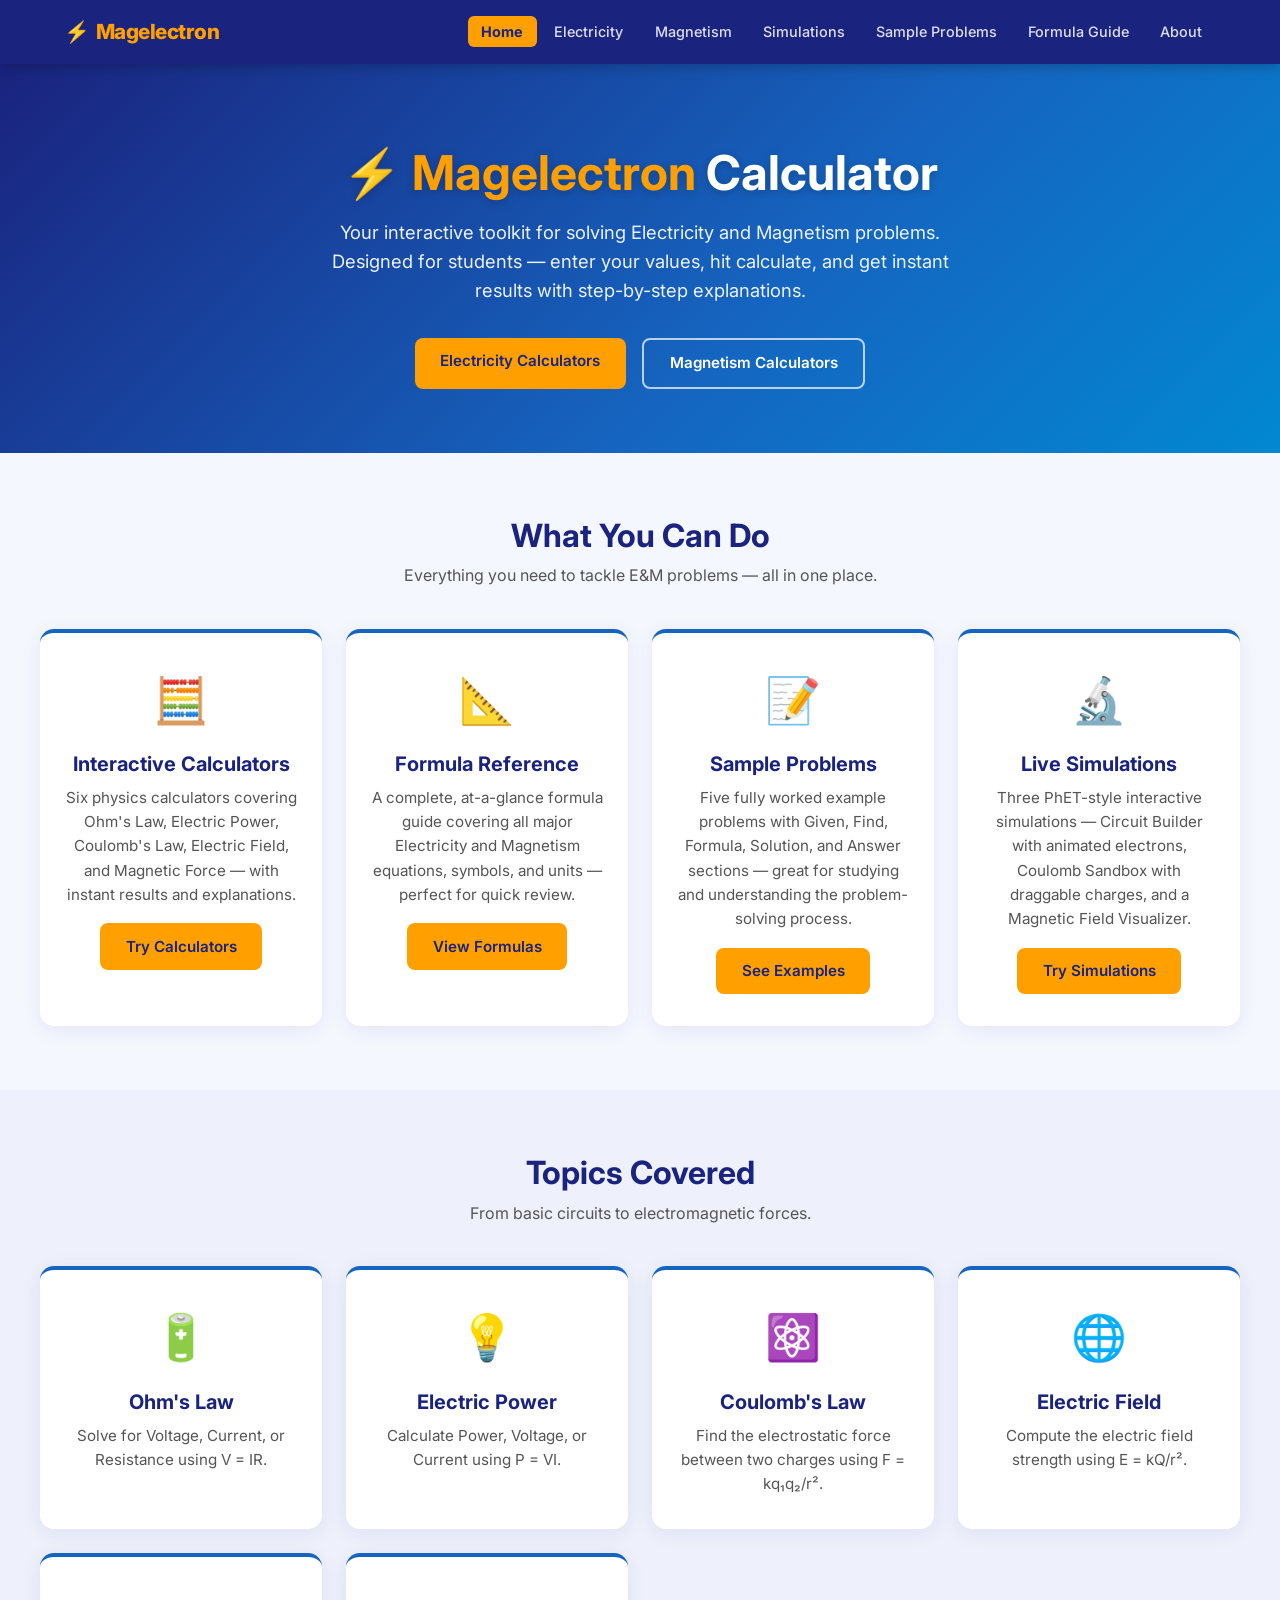
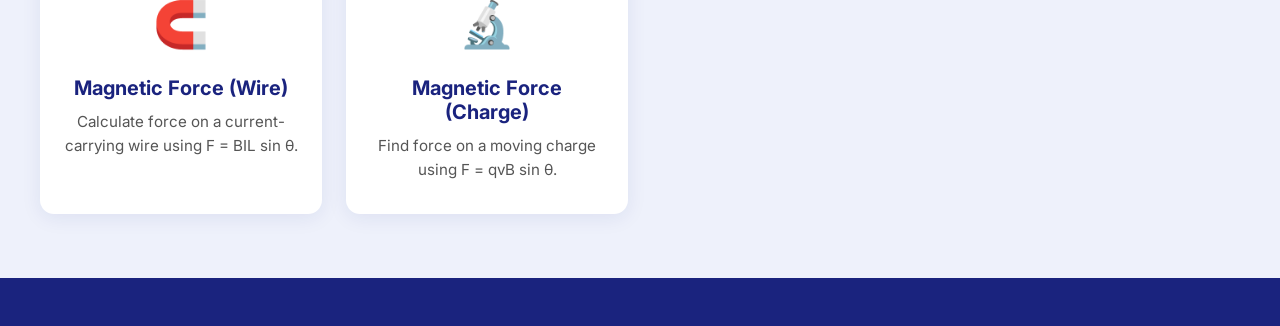
<file: index.html>
<!DOCTYPE html>
<html lang="en">
<head>
  <meta charset="UTF-8" />
  <meta name="viewport" content="width=device-width, initial-scale=1.0" />
  <meta name="description" content="ElectroMag Calculator — Interactive Electricity and Magnetism calculators for students." />
  <title>Electromagnetic Calculator — Home</title>
  <link rel="stylesheet" href="css/style.css" />
</head>
<body>

  <!-- ── Navbar ── -->
  <nav class="navbar" role="navigation" aria-label="Main navigation">
    <div class="nav-container">
      <a href="index.html" class="nav-logo">⚡ <span>Magelectron</span></a>
      <button class="hamburger" aria-label="Toggle navigation menu" aria-expanded="false">
        <span></span><span></span><span></span>
      </button>
      <ul class="nav-links" role="list">
        <li><a href="index.html" class="active" aria-current="page">Home</a></li>
        <li><a href="electricity.html">Electricity</a></li>
        <li><a href="magnetism.html">Magnetism</a></li>
        <li><a href="simulations.html">Simulations</a></li>
        <li><a href="sample-problems.html">Sample Problems</a></li>
        <li><a href="formula-guide.html">Formula Guide</a></li>
        <li><a href="about.html">About</a></li>
      </ul>
    </div>
  </nav>

  <div class="page-content">

    <!-- ── Hero ── -->
    <header class="hero" role="banner">
      <h1>⚡ <span>Magelectron</span> Calculator</h1>
      <p>
        Your interactive toolkit for solving Electricity and Magnetism problems.
        Designed for students — enter your values, hit calculate, and get instant
        results with step-by-step explanations.
      </p>
      <div class="hero-buttons">
        <a href="electricity.html" class="btn btn-primary">Electricity Calculators</a>
        <a href="magnetism.html"   class="btn btn-outline">Magnetism Calculators</a>
      </div>
    </header>

    <!-- ── Features ── -->
    <main>
      <section class="section" aria-labelledby="features-heading">
        <div class="container">
          <h2 class="section-title" id="features-heading">What You Can Do</h2>
          <p class="section-subtitle">
            Everything you need to tackle E&amp;M problems — all in one place.
          </p>
          <div class="cards-grid">

            <article class="feature-card">
              <div class="feature-icon" aria-hidden="true">🧮</div>
              <h3>Interactive Calculators</h3>
              <p>
                Six physics calculators covering Ohm's Law, Electric Power,
                Coulomb's Law, Electric Field, and Magnetic Force — with
                instant results and explanations.
              </p>
              <a href="electricity.html" class="btn btn-primary mt-2" style="display:inline-block;">Try Calculators</a>
            </article>

            <article class="feature-card">
              <div class="feature-icon" aria-hidden="true">📐</div>
              <h3>Formula Reference</h3>
              <p>
                A complete, at-a-glance formula guide covering all major
                Electricity and Magnetism equations, symbols, and units —
                perfect for quick review.
              </p>
              <a href="formula-guide.html" class="btn btn-primary mt-2" style="display:inline-block;">View Formulas</a>
            </article>

            <article class="feature-card">
              <div class="feature-icon" aria-hidden="true">📝</div>
              <h3>Sample Problems</h3>
              <p>
                Five fully worked example problems with Given, Find, Formula,
                Solution, and Answer sections — great for studying and
                understanding the problem-solving process.
              </p>
              <a href="sample-problems.html" class="btn btn-primary mt-2" style="display:inline-block;">See Examples</a>
            </article>

            <article class="feature-card">
              <div class="feature-icon" aria-hidden="true">🔬</div>
              <h3>Live Simulations</h3>
              <p>
                Three PhET-style interactive simulations — Circuit Builder with animated electrons,
                Coulomb Sandbox with draggable charges, and a Magnetic Field Visualizer.
              </p>
              <a href="simulations.html" class="btn btn-primary mt-2" style="display:inline-block;">Try Simulations</a>
            </article>

          </div>
        </div>
      </section>

      <!-- ── Quick Links ── -->
      <section class="section section-alt" aria-labelledby="topics-heading">
        <div class="container">
          <h2 class="section-title" id="topics-heading">Topics Covered</h2>
          <p class="section-subtitle">From basic circuits to electromagnetic forces.</p>
          <div class="cards-grid">

            <article class="feature-card">
              <div class="feature-icon" aria-hidden="true">🔋</div>
              <h3>Ohm's Law</h3>
              <p>Solve for Voltage, Current, or Resistance using V = IR.</p>
            </article>

            <article class="feature-card">
              <div class="feature-icon" aria-hidden="true">💡</div>
              <h3>Electric Power</h3>
              <p>Calculate Power, Voltage, or Current using P = VI.</p>
            </article>

            <article class="feature-card">
              <div class="feature-icon" aria-hidden="true">⚛️</div>
              <h3>Coulomb's Law</h3>
              <p>Find the electrostatic force between two charges using F = kq₁q₂/r².</p>
            </article>

            <article class="feature-card">
              <div class="feature-icon" aria-hidden="true">🌐</div>
              <h3>Electric Field</h3>
              <p>Compute the electric field strength using E = kQ/r².</p>
            </article>

            <article class="feature-card">
              <div class="feature-icon" aria-hidden="true">🧲</div>
              <h3>Magnetic Force (Wire)</h3>
              <p>Calculate force on a current-carrying wire using F = BIL sin θ.</p>
            </article>

            <article class="feature-card">
              <div class="feature-icon" aria-hidden="true">🔬</div>
              <h3>Magnetic Force (Charge)</h3>
              <p>Find force on a moving charge using F = qvB sin θ.</p>
            </article>

          </div>
        </div>
      </section>
    </main>

    <!-- ── Footer ── -->
    <footer role="contentinfo">
      <!-- <p>&copy; 2026 <a href="index.html">ElectroMag Calculator</a>. Built for students, by students.</p> -->
    </footer>

  </div><!-- end .page-content -->

  <script src="js/calculators.js"></script>
</body>
</html>
</file>
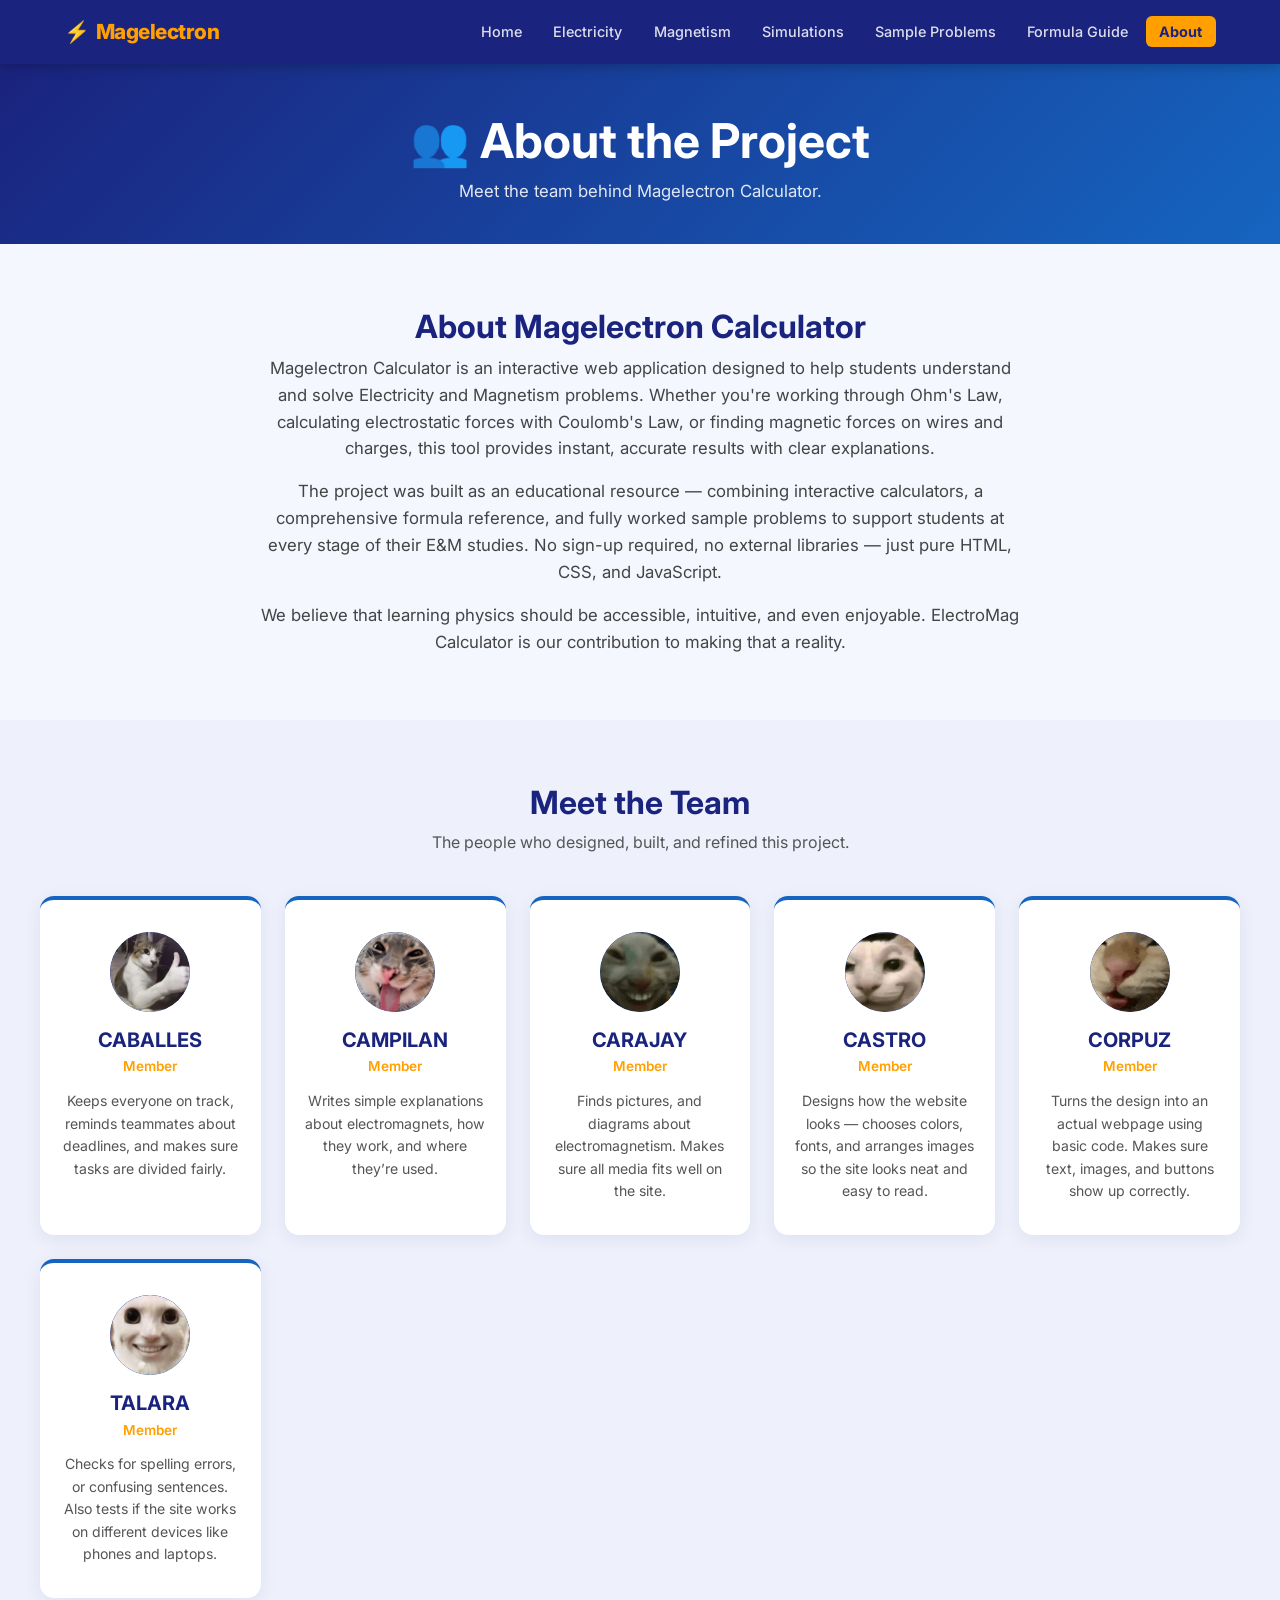
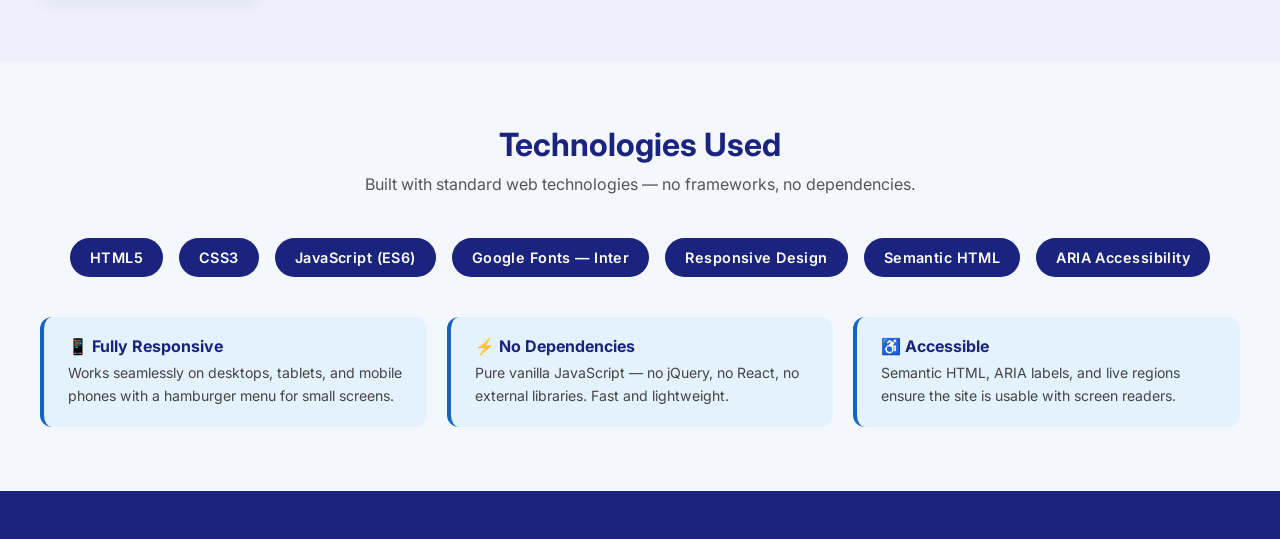
<file: about.html>
<!DOCTYPE html>
<html lang="en">
<head>
  <meta charset="UTF-8" />
  <meta name="viewport" content="width=device-width, initial-scale=1.0" />
  <meta name="description" content="About the ElectroMag Calculator project and development team." />
  <title>About — Magelectron</title>
  <link rel="stylesheet" href="css/style.css" />
</head>
<body>

  <!-- ── Navbar ── -->
  <nav class="navbar" role="navigation" aria-label="Main navigation">
    <div class="nav-container">
      <a href="index.html" class="nav-logo">⚡ <span>Magelectron</span></a>
      <button class="hamburger" aria-label="Toggle navigation menu" aria-expanded="false">
        <span></span><span></span><span></span>
      </button>
      <ul class="nav-links" role="list">
        <li><a href="index.html">Home</a></li>
        <li><a href="electricity.html">Electricity</a></li>
        <li><a href="magnetism.html">Magnetism</a></li>
        <li><a href="simulations.html">Simulations</a></li>
        <li><a href="sample-problems.html">Sample Problems</a></li>
        <li><a href="formula-guide.html">Formula Guide</a></li>
        <li><a href="about.html" class="active" aria-current="page">About</a></li>
      </ul>
    </div>
  </nav>

  <div class="page-content">

    <!-- ── Page Header ── -->
    <header class="page-header">
      <h1>👥 About the Project</h1>
      <p>Meet the team behind Magelectron Calculator.</p>
    </header>

    <main>

      <!-- ── Project Description ── -->
      <section class="section" aria-labelledby="about-heading">
        <div class="container">
          <h2 class="section-title" id="about-heading">About Magelectron Calculator</h2>

          <p class="about-description">
            Magelectron Calculator is an interactive web application designed to help students
            understand and solve Electricity and Magnetism problems. Whether you're working
            through Ohm's Law, calculating electrostatic forces with Coulomb's Law, or
            finding magnetic forces on wires and charges, this tool provides instant,
            accurate results with clear explanations.
          </p>

          <p class="about-description">
            The project was built as an educational resource — combining interactive
            calculators, a comprehensive formula reference, and fully worked sample
            problems to support students at every stage of their E&amp;M studies.
            No sign-up required, no external libraries — just pure HTML, CSS, and JavaScript.
          </p>

          <p class="about-description" style="margin-bottom:0;">
            We believe that learning physics should be accessible, intuitive, and even
            enjoyable. ElectroMag Calculator is our contribution to making that a reality.
          </p>
        </div>
      </section>

      <!-- ── Team ── -->
      <section class="section section-alt" aria-labelledby="team-heading">
        <div class="container">
          <h2 class="section-title" id="team-heading">Meet the Team</h2>
          <p class="section-subtitle">The people who designed, built, and refined this project.</p>

          <div class="team-grid">

            <article class="team-card" aria-labelledby="member1-name">
              <div class="team-avatar" aria-hidden="true"><img src="assets/caballes.png" alt="Member 1"></div>
              <h3 id="member1-name">CABALLES</h3>
              <p class="team-role">Member</p>
              <p style="font-size:0.88rem; color:#555; margin-top:0.5rem; margin-bottom:0;">
                Keeps everyone on track, reminds teammates about deadlines, and makes sure tasks are divided fairly.
              </p>
            </article>

            <article class="team-card" aria-labelledby="member2-name">
              <div class="team-avatar" aria-hidden="true"><img src="assets/campilan.png" alt="Member 2"></div>
              <h3 id="member2-name">CAMPILAN</h3>
              <p class="team-role">Member</p>
              <p style="font-size:0.88rem; color:#555; margin-top:0.5rem; margin-bottom:0;">
                Writes simple explanations about electromagnets, how they work, and where they’re used.
              </p>
            </article>

            <article class="team-card" aria-labelledby="member3-name">
              <div class="team-avatar" aria-hidden="true"><img src="assets/carajay.png" alt="Member 3"></div>
              <h3 id="member3-name">CARAJAY</h3>
              <p class="team-role">Member</p>
              <p style="font-size:0.88rem; color:#555; margin-top:0.5rem; margin-bottom:0;">
                Finds pictures, and diagrams about electromagnetism. Makes sure all media fits well on the site.
              </p>
            </article>

            <article class="team-card" aria-labelledby="member4-name">
              <div class="team-avatar" aria-hidden="true"><img src="assets/castro.png" alt="Member 4"></div>
              <h3 id="member4-name">CASTRO</h3>
              <p class="team-role">Member</p>
              <p style="font-size:0.88rem; color:#555; margin-top:0.5rem; margin-bottom:0;">
                Designs how the website looks — chooses colors, fonts, and arranges images so the site looks neat and easy to read.
              </p>
            </article>

            <article class="team-card" aria-labelledby="member5-name">
              <div class="team-avatar" aria-hidden="true"><img src="assets/corpuz.png" alt="Member 5"></div>
              <h3 id="member5-name">CORPUZ</h3>
              <p class="team-role">Member</p>
              <p style="font-size:0.88rem; color:#555; margin-top:0.5rem; margin-bottom:0;">
                Turns the design into an actual webpage using basic code. Makes sure text, images, and buttons show up correctly.
              </p>
            </article>

            <article class="team-card" aria-labelledby="member6-name">
              <div class="team-avatar" aria-hidden="true"><img src="assets/talara.png" alt="Member 6"></div>
              <h3 id="member6-name">TALARA</h3>
              <p class="team-role">Member</p>
              <p style="font-size:0.88rem; color:#555; margin-top:0.5rem; margin-bottom:0;">
                Checks for spelling errors, or confusing sentences. Also tests if the site works on different devices like phones and laptops.
              </p>
            </article>

          </div>
        </div>
      </section>

      <!-- ── Technologies ── -->
      <section class="section" aria-labelledby="tech-heading">
        <div class="container">
          <h2 class="section-title" id="tech-heading">Technologies Used</h2>
          <p class="section-subtitle">Built with standard web technologies — no frameworks, no dependencies.</p>

          <div class="tech-grid">
            <span class="tech-badge">HTML5</span>
            <span class="tech-badge">CSS3</span>
            <span class="tech-badge">JavaScript (ES6)</span>
            <span class="tech-badge">Google Fonts — Inter</span>
            <span class="tech-badge">Responsive Design</span>
            <span class="tech-badge">Semantic HTML</span>
            <span class="tech-badge">ARIA Accessibility</span>
          </div>

          <!-- Feature highlights -->
          <div style="margin-top:2.5rem; display:grid; grid-template-columns: repeat(auto-fit, minmax(220px, 1fr)); gap:1.25rem;">

            <div style="background:#e3f2fd; border-radius:12px; padding:1.25rem 1.5rem; border-left:4px solid #1565c0;">
              <h3 style="color:#1a237e; font-size:1rem; margin-bottom:0.4rem;">📱 Fully Responsive</h3>
              <p style="font-size:0.88rem; color:#444; margin-bottom:0;">
                Works seamlessly on desktops, tablets, and mobile phones with a hamburger menu for small screens.
              </p>
            </div>

            <div style="background:#e3f2fd; border-radius:12px; padding:1.25rem 1.5rem; border-left:4px solid #1565c0;">
              <h3 style="color:#1a237e; font-size:1rem; margin-bottom:0.4rem;">⚡ No Dependencies</h3>
              <p style="font-size:0.88rem; color:#444; margin-bottom:0;">
                Pure vanilla JavaScript — no jQuery, no React, no external libraries. Fast and lightweight.
              </p>
            </div>

            <div style="background:#e3f2fd; border-radius:12px; padding:1.25rem 1.5rem; border-left:4px solid #1565c0;">
              <h3 style="color:#1a237e; font-size:1rem; margin-bottom:0.4rem;">♿ Accessible</h3>
              <p style="font-size:0.88rem; color:#444; margin-bottom:0;">
                Semantic HTML, ARIA labels, and live regions ensure the site is usable with screen readers.
              </p>
            </div>

          </div>
        </div>
      </section>

    </main>

    <!-- ── Footer ── -->
    <footer role="contentinfo">
      <!-- <p>&copy; 2026 <a href="index.html">ElectroMag Calculator</a>. Built for students, by students.</p> -->
    </footer>

  </div><!-- end .page-content -->

  <script src="js/calculators.js"></script>
</body>
</html>
</file>
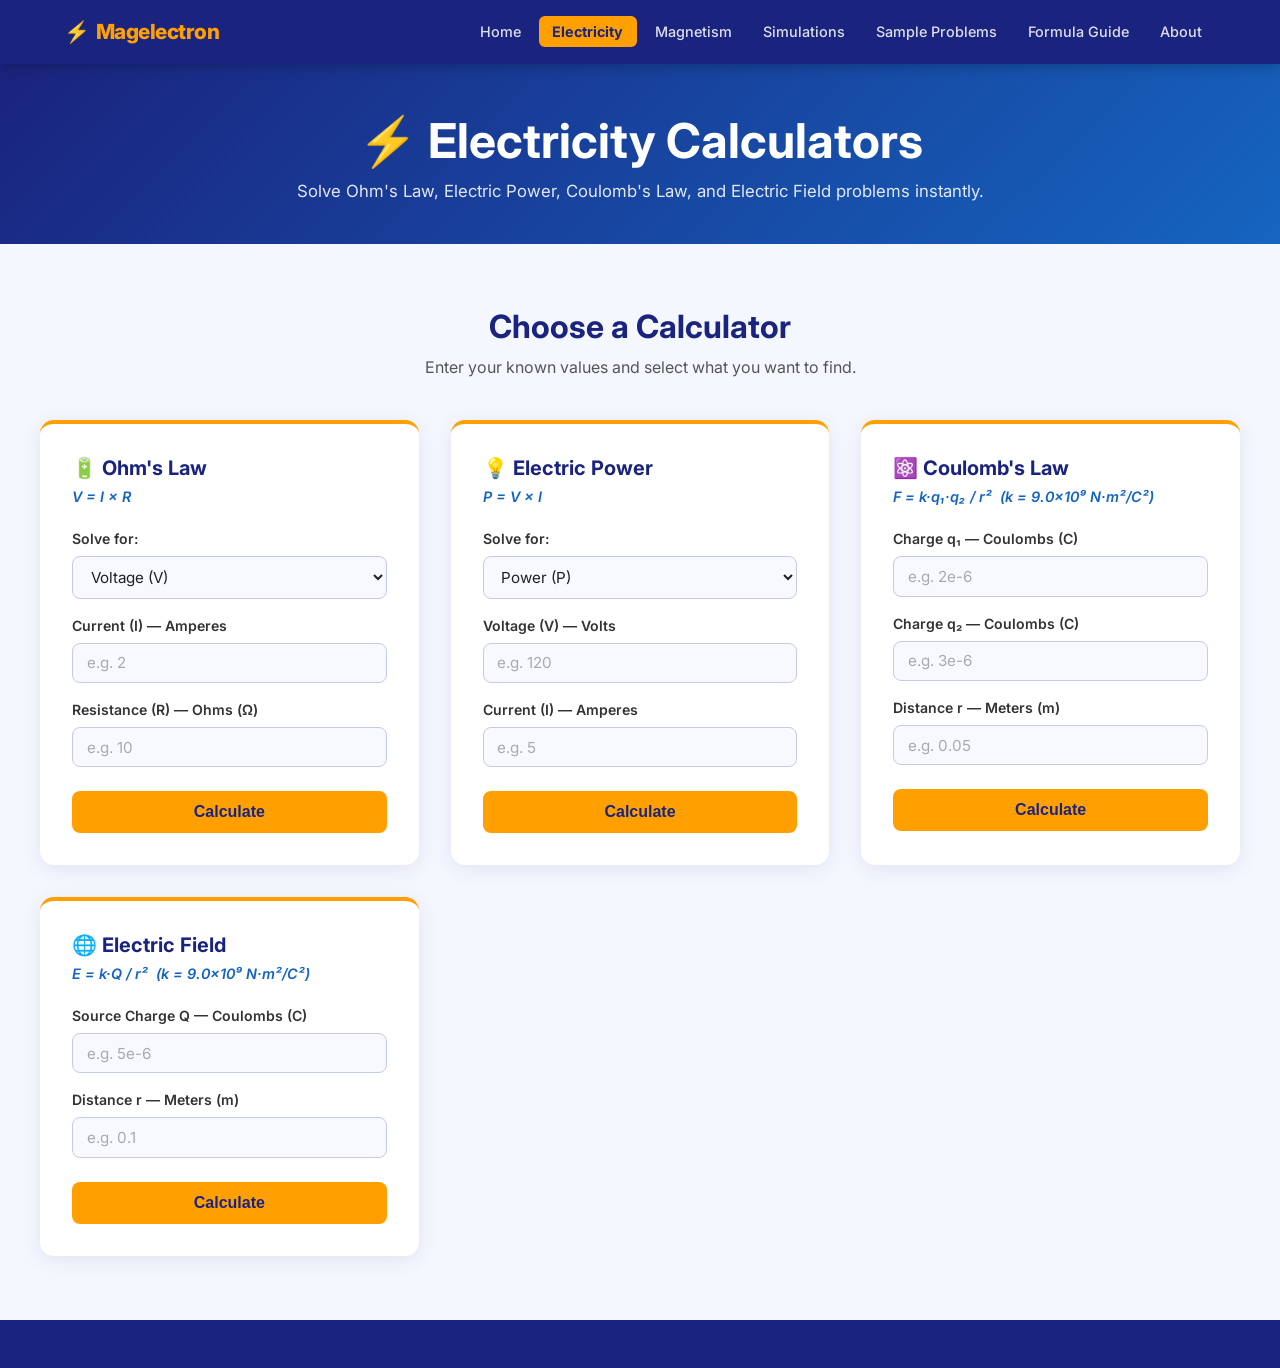
<file: electricity.html>
<!DOCTYPE html>
<html lang="en">
<head>
  <meta charset="UTF-8" />
  <meta name="viewport" content="width=device-width, initial-scale=1.0" />
  <meta name="description" content="Electricity calculators — Ohm's Law, Electric Power, Coulomb's Law, Electric Field." />
  <title>Electricity Calculators — Magelectron</title>
  <link rel="stylesheet" href="css/style.css" />
</head>
<body>

  <!-- ── Navbar ── -->
  <nav class="navbar" role="navigation" aria-label="Main navigation">
    <div class="nav-container">
      <a href="index.html" class="nav-logo">⚡ <span>Magelectron</span></a>
      <button class="hamburger" aria-label="Toggle navigation menu" aria-expanded="false">
        <span></span><span></span><span></span>
      </button>
      <ul class="nav-links" role="list">
        <li><a href="index.html">Home</a></li>
        <li><a href="electricity.html" class="active" aria-current="page">Electricity</a></li>
        <li><a href="magnetism.html">Magnetism</a></li>
        <li><a href="simulations.html">Simulations</a></li>
        <li><a href="sample-problems.html">Sample Problems</a></li>
        <li><a href="formula-guide.html">Formula Guide</a></li>
        <li><a href="about.html">About</a></li>
      </ul>
    </div>
  </nav>

  <div class="page-content">

    <!-- ── Page Header ── -->
    <header class="page-header">
      <h1>⚡ Electricity Calculators</h1>
      <p>Solve Ohm's Law, Electric Power, Coulomb's Law, and Electric Field problems instantly.</p>
    </header>

    <main>
      <section class="section" aria-labelledby="electricity-heading">
        <div class="container">
          <h2 class="section-title" id="electricity-heading">Choose a Calculator</h2>
          <p class="section-subtitle">Enter your known values and select what you want to find.</p>

          <div class="calc-grid">

            <!-- ── 1. Ohm's Law ── -->
            <article class="calc-card" aria-labelledby="ohm-heading">
              <h3 id="ohm-heading">🔋 Ohm's Law</h3>
              <p class="calc-formula">V = I × R</p>

              <div class="form-group">
                <label for="ohm-solve-for">Solve for:</label>
                <select id="ohm-solve-for" onchange="updateOhmInputs()" aria-label="Select what to solve for in Ohm's Law">
                  <option value="voltage">Voltage (V)</option>
                  <option value="current">Current (I)</option>
                  <option value="resistance">Resistance (R)</option>
                </select>
              </div>

              <!-- Voltage input -->
              <div class="form-group" id="ohm-group-v" style="display:none;">
                <label for="ohm-voltage">Voltage (V) — Volts</label>
                <input type="number" id="ohm-voltage" placeholder="e.g. 12" step="any" aria-label="Voltage in Volts" />
              </div>

              <!-- Current input -->
              <div class="form-group" id="ohm-group-i">
                <label for="ohm-current">Current (I) — Amperes</label>
                <input type="number" id="ohm-current" placeholder="e.g. 2" step="any" aria-label="Current in Amperes" />
              </div>

              <!-- Resistance input -->
              <div class="form-group" id="ohm-group-r">
                <label for="ohm-resistance">Resistance (R) — Ohms (Ω)</label>
                <input type="number" id="ohm-resistance" placeholder="e.g. 10" step="any" aria-label="Resistance in Ohms" />
              </div>

              <button class="btn-calculate" onclick="calculateOhm()" aria-label="Calculate Ohm's Law">
                Calculate
              </button>

              <div class="result-box" id="ohm-result" role="status" aria-live="polite">
                <div class="result-value"></div>
                <p class="result-explanation"></p>
              </div>
            </article>

            <!-- ── 2. Electric Power ── -->
            <article class="calc-card" aria-labelledby="power-heading">
              <h3 id="power-heading">💡 Electric Power</h3>
              <p class="calc-formula">P = V × I</p>

              <div class="form-group">
                <label for="power-solve-for">Solve for:</label>
                <select id="power-solve-for" onchange="updatePowerInputs()" aria-label="Select what to solve for in Electric Power">
                  <option value="power">Power (P)</option>
                  <option value="voltage">Voltage (V)</option>
                  <option value="current">Current (I)</option>
                </select>
              </div>

              <!-- Power input -->
              <div class="form-group" id="power-group-p" style="display:none;">
                <label for="power-power">Power (P) — Watts</label>
                <input type="number" id="power-power" placeholder="e.g. 600" step="any" aria-label="Power in Watts" />
              </div>

              <!-- Voltage input -->
              <div class="form-group" id="power-group-v">
                <label for="power-voltage">Voltage (V) — Volts</label>
                <input type="number" id="power-voltage" placeholder="e.g. 120" step="any" aria-label="Voltage in Volts" />
              </div>

              <!-- Current input -->
              <div class="form-group" id="power-group-i">
                <label for="power-current">Current (I) — Amperes</label>
                <input type="number" id="power-current" placeholder="e.g. 5" step="any" aria-label="Current in Amperes" />
              </div>

              <button class="btn-calculate" onclick="calculatePower()" aria-label="Calculate Electric Power">
                Calculate
              </button>

              <div class="result-box" id="power-result" role="status" aria-live="polite">
                <div class="result-value"></div>
                <p class="result-explanation"></p>
              </div>
            </article>

            <!-- ── 3. Coulomb's Law ── -->
            <article class="calc-card" aria-labelledby="coulomb-heading">
              <h3 id="coulomb-heading">⚛️ Coulomb's Law</h3>
              <p class="calc-formula">F = k·q₁·q₂ / r² &nbsp;(k = 9.0×10⁹ N·m²/C²)</p>

              <div class="form-group">
                <label for="coulomb-q1">Charge q₁ — Coulombs (C)</label>
                <input type="number" id="coulomb-q1" placeholder="e.g. 2e-6" step="any" aria-label="Charge q1 in Coulombs" />
              </div>

              <div class="form-group">
                <label for="coulomb-q2">Charge q₂ — Coulombs (C)</label>
                <input type="number" id="coulomb-q2" placeholder="e.g. 3e-6" step="any" aria-label="Charge q2 in Coulombs" />
              </div>

              <div class="form-group">
                <label for="coulomb-r">Distance r — Meters (m)</label>
                <input type="number" id="coulomb-r" placeholder="e.g. 0.05" step="any" aria-label="Distance r in Meters" />
              </div>

              <button class="btn-calculate" onclick="calculateCoulomb()" aria-label="Calculate Coulomb's Law">
                Calculate
              </button>

              <div class="result-box" id="coulomb-result" role="status" aria-live="polite">
                <div class="result-value"></div>
                <p class="result-explanation"></p>
              </div>
            </article>

            <!-- ── 4. Electric Field ── -->
            <article class="calc-card" aria-labelledby="efield-heading">
              <h3 id="efield-heading">🌐 Electric Field</h3>
              <p class="calc-formula">E = k·Q / r² &nbsp;(k = 9.0×10⁹ N·m²/C²)</p>

              <div class="form-group">
                <label for="efield-Q">Source Charge Q — Coulombs (C)</label>
                <input type="number" id="efield-Q" placeholder="e.g. 5e-6" step="any" aria-label="Source charge Q in Coulombs" />
              </div>

              <div class="form-group">
                <label for="efield-r">Distance r — Meters (m)</label>
                <input type="number" id="efield-r" placeholder="e.g. 0.1" step="any" aria-label="Distance r in Meters" />
              </div>

              <button class="btn-calculate" onclick="calculateElectricField()" aria-label="Calculate Electric Field">
                Calculate
              </button>

              <div class="result-box" id="efield-result" role="status" aria-live="polite">
                <div class="result-value"></div>
                <p class="result-explanation"></p>
              </div>
            </article>

          </div><!-- end .calc-grid -->
        </div>
      </section>
    </main>

    <!-- ── Footer ── -->
    <footer role="contentinfo">
      <!-- <p>&copy; 2026 <a href="index.html">ElectroMag Calculator</a>. Built for students, by students.</p> -->
    </footer>

  </div><!-- end .page-content -->

  <script src="js/calculators.js"></script>
</body>
</html>
</file>
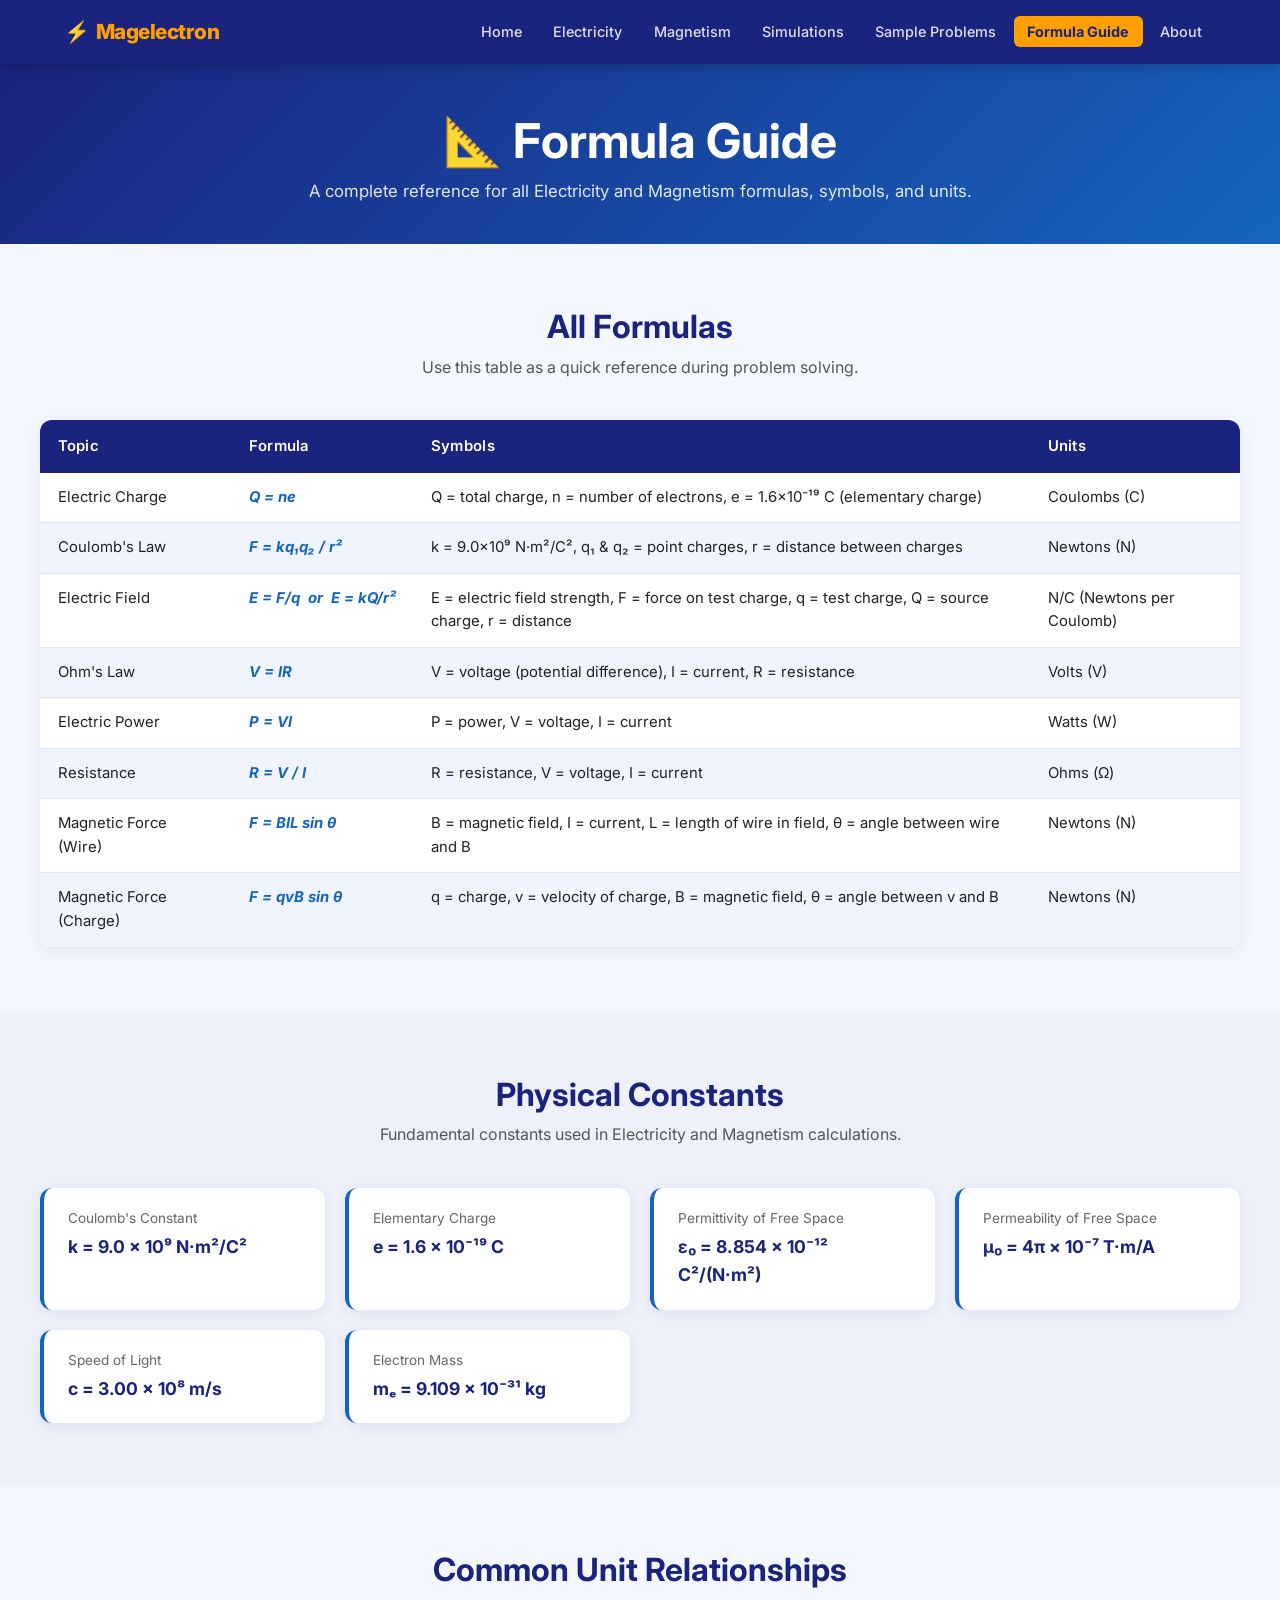
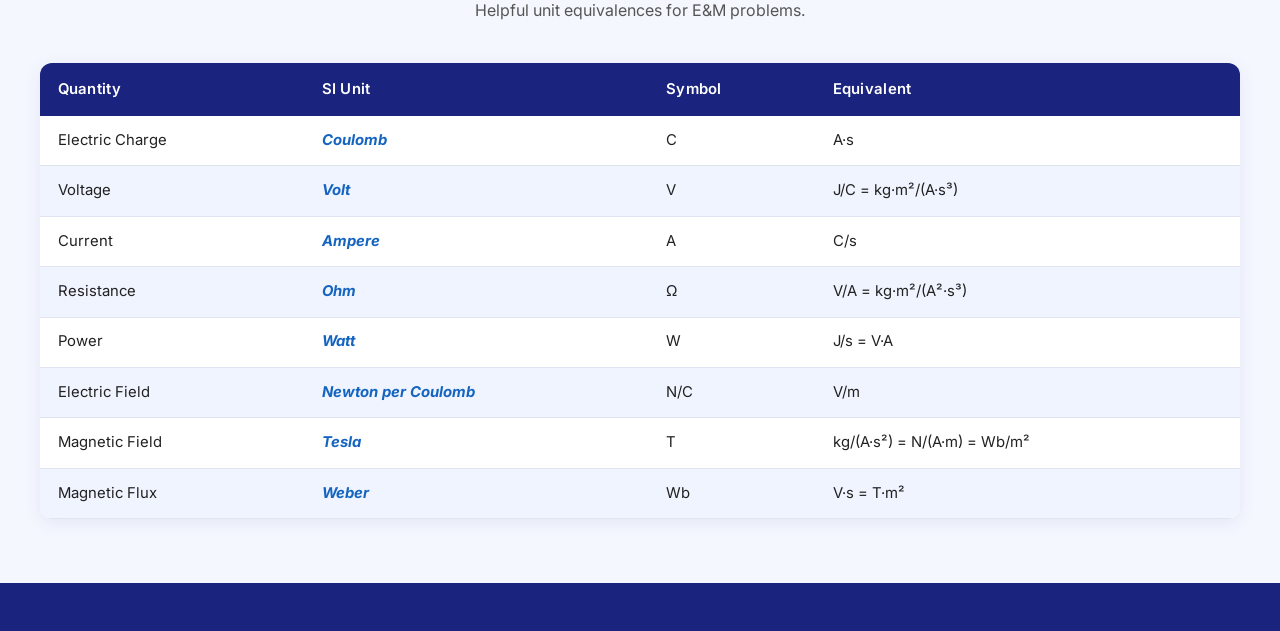
<file: formula-guide.html>
<!DOCTYPE html>
<html lang="en">
<head>
  <meta charset="UTF-8" />
  <meta name="viewport" content="width=device-width, initial-scale=1.0" />
  <meta name="description" content="Complete Electricity and Magnetism formula reference guide with symbols, units, and constants." />
  <title>Formula Guide — Magelectron</title>
  <link rel="stylesheet" href="css/style.css" />
</head>
<body>

  <!-- ── Navbar ── -->
  <nav class="navbar" role="navigation" aria-label="Main navigation">
    <div class="nav-container">
      <a href="index.html" class="nav-logo">⚡ <span>Magelectron</span></a>
      <button class="hamburger" aria-label="Toggle navigation menu" aria-expanded="false">
        <span></span><span></span><span></span>
      </button>
      <ul class="nav-links" role="list">
        <li><a href="index.html">Home</a></li>
        <li><a href="electricity.html">Electricity</a></li>
        <li><a href="magnetism.html">Magnetism</a></li>
        <li><a href="simulations.html">Simulations</a></li>
        <li><a href="sample-problems.html">Sample Problems</a></li>
        <li><a href="formula-guide.html" class="active" aria-current="page">Formula Guide</a></li>
        <li><a href="about.html">About</a></li>
      </ul>
    </div>
  </nav>

  <div class="page-content">

    <!-- ── Page Header ── -->
    <header class="page-header">
      <h1>📐 Formula Guide</h1>
      <p>A complete reference for all Electricity and Magnetism formulas, symbols, and units.</p>
    </header>

    <main>

      <!-- ── Formula Table ── -->
      <section class="section" aria-labelledby="formulas-heading">
        <div class="container">
          <h2 class="section-title" id="formulas-heading">All Formulas</h2>
          <p class="section-subtitle">Use this table as a quick reference during problem solving.</p>

          <div class="formula-table-wrapper">
            <table class="formula-table" aria-label="Electricity and Magnetism formulas">
              <thead>
                <tr>
                  <th scope="col">Topic</th>
                  <th scope="col">Formula</th>
                  <th scope="col">Symbols</th>
                  <th scope="col">Units</th>
                </tr>
              </thead>
              <tbody>
                <tr>
                  <td>Electric Charge</td>
                  <td>Q = ne</td>
                  <td>Q = total charge, n = number of electrons, e = 1.6×10⁻¹⁹ C (elementary charge)</td>
                  <td>Coulombs (C)</td>
                </tr>
                <tr>
                  <td>Coulomb's Law</td>
                  <td>F = kq₁q₂ / r²</td>
                  <td>k = 9.0×10⁹ N·m²/C², q₁ &amp; q₂ = point charges, r = distance between charges</td>
                  <td>Newtons (N)</td>
                </tr>
                <tr>
                  <td>Electric Field</td>
                  <td>E = F/q &nbsp;or&nbsp; E = kQ/r²</td>
                  <td>E = electric field strength, F = force on test charge, q = test charge, Q = source charge, r = distance</td>
                  <td>N/C (Newtons per Coulomb)</td>
                </tr>
                <tr>
                  <td>Ohm's Law</td>
                  <td>V = IR</td>
                  <td>V = voltage (potential difference), I = current, R = resistance</td>
                  <td>Volts (V)</td>
                </tr>
                <tr>
                  <td>Electric Power</td>
                  <td>P = VI</td>
                  <td>P = power, V = voltage, I = current</td>
                  <td>Watts (W)</td>
                </tr>
                <tr>
                  <td>Resistance</td>
                  <td>R = V / I</td>
                  <td>R = resistance, V = voltage, I = current</td>
                  <td>Ohms (Ω)</td>
                </tr>
                <tr>
                  <td>Magnetic Force (Wire)</td>
                  <td>F = BIL sin θ</td>
                  <td>B = magnetic field, I = current, L = length of wire in field, θ = angle between wire and B</td>
                  <td>Newtons (N)</td>
                </tr>
                <tr>
                  <td>Magnetic Force (Charge)</td>
                  <td>F = qvB sin θ</td>
                  <td>q = charge, v = velocity of charge, B = magnetic field, θ = angle between v and B</td>
                  <td>Newtons (N)</td>
                </tr>
              </tbody>
            </table>
          </div>
        </div>
      </section>

      <!-- ── Constants ── -->
      <section class="section section-alt" aria-labelledby="constants-heading">
        <div class="container">
          <h2 class="section-title" id="constants-heading">Physical Constants</h2>
          <p class="section-subtitle">Fundamental constants used in Electricity and Magnetism calculations.</p>

          <div class="constants-grid">

            <div class="constant-card">
              <div class="constant-name">Coulomb's Constant</div>
              <div class="constant-value">k = 9.0 × 10⁹ N·m²/C²</div>
            </div>

            <div class="constant-card">
              <div class="constant-name">Elementary Charge</div>
              <div class="constant-value">e = 1.6 × 10⁻¹⁹ C</div>
            </div>

            <div class="constant-card">
              <div class="constant-name">Permittivity of Free Space</div>
              <div class="constant-value">ε₀ = 8.854 × 10⁻¹² C²/(N·m²)</div>
            </div>

            <div class="constant-card">
              <div class="constant-name">Permeability of Free Space</div>
              <div class="constant-value">μ₀ = 4π × 10⁻⁷ T·m/A</div>
            </div>

            <div class="constant-card">
              <div class="constant-name">Speed of Light</div>
              <div class="constant-value">c = 3.00 × 10⁸ m/s</div>
            </div>

            <div class="constant-card">
              <div class="constant-name">Electron Mass</div>
              <div class="constant-value">mₑ = 9.109 × 10⁻³¹ kg</div>
            </div>

          </div>
        </div>
      </section>

      <!-- ── Unit Conversions ── -->
      <section class="section" aria-labelledby="units-heading">
        <div class="container">
          <h2 class="section-title" id="units-heading">Common Unit Relationships</h2>
          <p class="section-subtitle">Helpful unit equivalences for E&amp;M problems.</p>

          <div class="formula-table-wrapper">
            <table class="formula-table" aria-label="Unit relationships">
              <thead>
                <tr>
                  <th scope="col">Quantity</th>
                  <th scope="col">SI Unit</th>
                  <th scope="col">Symbol</th>
                  <th scope="col">Equivalent</th>
                </tr>
              </thead>
              <tbody>
                <tr>
                  <td>Electric Charge</td>
                  <td>Coulomb</td>
                  <td>C</td>
                  <td>A·s</td>
                </tr>
                <tr>
                  <td>Voltage</td>
                  <td>Volt</td>
                  <td>V</td>
                  <td>J/C = kg·m²/(A·s³)</td>
                </tr>
                <tr>
                  <td>Current</td>
                  <td>Ampere</td>
                  <td>A</td>
                  <td>C/s</td>
                </tr>
                <tr>
                  <td>Resistance</td>
                  <td>Ohm</td>
                  <td>Ω</td>
                  <td>V/A = kg·m²/(A²·s³)</td>
                </tr>
                <tr>
                  <td>Power</td>
                  <td>Watt</td>
                  <td>W</td>
                  <td>J/s = V·A</td>
                </tr>
                <tr>
                  <td>Electric Field</td>
                  <td>Newton per Coulomb</td>
                  <td>N/C</td>
                  <td>V/m</td>
                </tr>
                <tr>
                  <td>Magnetic Field</td>
                  <td>Tesla</td>
                  <td>T</td>
                  <td>kg/(A·s²) = N/(A·m) = Wb/m²</td>
                </tr>
                <tr>
                  <td>Magnetic Flux</td>
                  <td>Weber</td>
                  <td>Wb</td>
                  <td>V·s = T·m²</td>
                </tr>
              </tbody>
            </table>
          </div>
        </div>
      </section>

    </main>

    <!-- ── Footer ── -->
    <footer role="contentinfo">
      <!-- <p>&copy; 2026 <a href="index.html">ElectroMag Calculator</a>. Built for students, by students.</p> -->
    </footer>

  </div><!-- end .page-content -->

  <script src="js/calculators.js"></script>
</body>
</html>
</file>
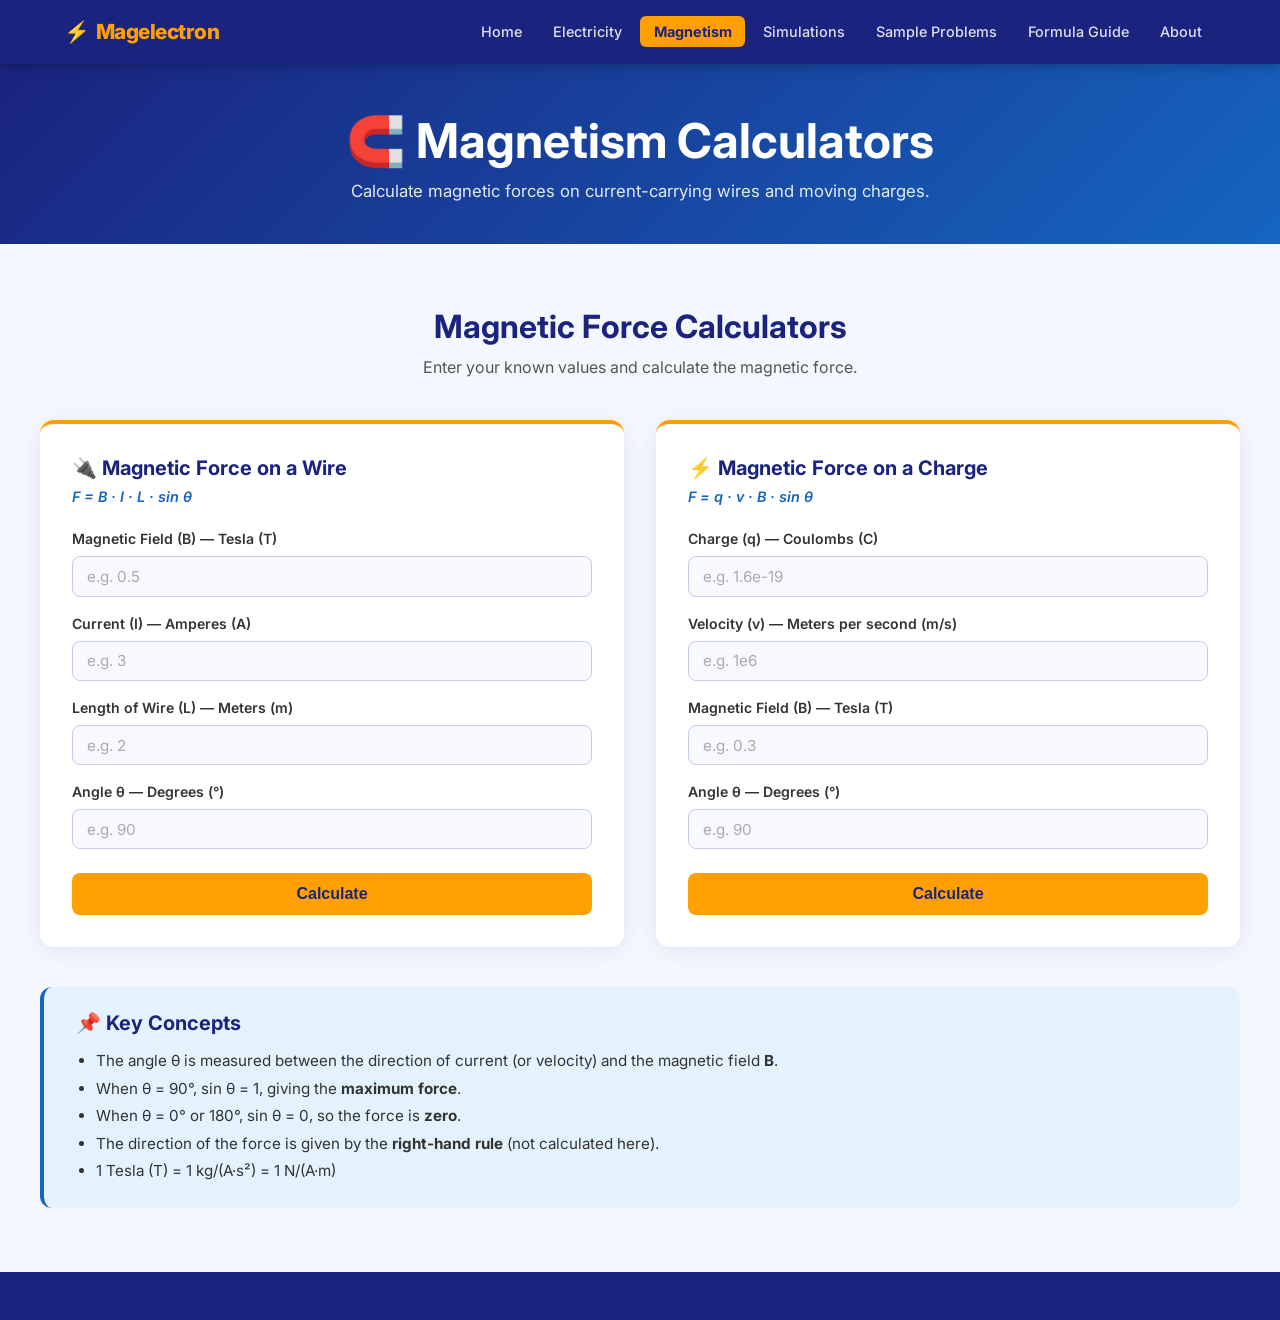
<file: magnetism.html>
<!DOCTYPE html>
<html lang="en">
<head>
  <meta charset="UTF-8" />
  <meta name="viewport" content="width=device-width, initial-scale=1.0" />
  <meta name="description" content="Magnetism calculators — Magnetic Force on a Wire and Magnetic Force on a Charge." />
  <title>Magnetism Calculators — Magelectron</title>
  <link rel="stylesheet" href="css/style.css" />
</head>
<body>

  <!-- ── Navbar ── -->
  <nav class="navbar" role="navigation" aria-label="Main navigation">
    <div class="nav-container">
      <a href="index.html" class="nav-logo">⚡ <span>Magelectron</span></a>
      <button class="hamburger" aria-label="Toggle navigation menu" aria-expanded="false">
        <span></span><span></span><span></span>
      </button>
      <ul class="nav-links" role="list">
        <li><a href="index.html">Home</a></li>
        <li><a href="electricity.html">Electricity</a></li>
        <li><a href="magnetism.html" class="active" aria-current="page">Magnetism</a></li>
        <li><a href="simulations.html">Simulations</a></li>
        <li><a href="sample-problems.html">Sample Problems</a></li>
        <li><a href="formula-guide.html">Formula Guide</a></li>
        <li><a href="about.html">About</a></li>
      </ul>
    </div>
  </nav>

  <div class="page-content">

    <!-- ── Page Header ── -->
    <header class="page-header">
      <h1>🧲 Magnetism Calculators</h1>
      <p>Calculate magnetic forces on current-carrying wires and moving charges.</p>
    </header>

    <main>
      <section class="section" aria-labelledby="magnetism-heading">
        <div class="container">
          <h2 class="section-title" id="magnetism-heading">Magnetic Force Calculators</h2>
          <p class="section-subtitle">Enter your known values and calculate the magnetic force.</p>

          <div class="calc-grid">

            <!-- ── 1. Magnetic Force on a Wire ── -->
            <article class="calc-card" aria-labelledby="wire-heading">
              <h3 id="wire-heading">🔌 Magnetic Force on a Wire</h3>
              <p class="calc-formula">F = B · I · L · sin θ</p>

              <div class="form-group">
                <label for="wire-B">Magnetic Field (B) — Tesla (T)</label>
                <input type="number" id="wire-B" placeholder="e.g. 0.5" step="any" aria-label="Magnetic field B in Tesla" />
              </div>

              <div class="form-group">
                <label for="wire-I">Current (I) — Amperes (A)</label>
                <input type="number" id="wire-I" placeholder="e.g. 3" step="any" aria-label="Current I in Amperes" />
              </div>

              <div class="form-group">
                <label for="wire-L">Length of Wire (L) — Meters (m)</label>
                <input type="number" id="wire-L" placeholder="e.g. 2" step="any" aria-label="Length of wire L in Meters" />
              </div>

              <div class="form-group">
                <label for="wire-theta">Angle θ — Degrees (°)</label>
                <input type="number" id="wire-theta" placeholder="e.g. 90" step="any" aria-label="Angle theta in degrees" />
              </div>

              <button class="btn-calculate" onclick="calculateMagneticForceWire()" aria-label="Calculate magnetic force on wire">
                Calculate
              </button>

              <div class="result-box" id="wire-result" role="status" aria-live="polite">
                <div class="result-value"></div>
                <p class="result-explanation"></p>
              </div>
            </article>

            <!-- ── 2. Magnetic Force on a Charge ── -->
            <article class="calc-card" aria-labelledby="charge-heading">
              <h3 id="charge-heading">⚡ Magnetic Force on a Charge</h3>
              <p class="calc-formula">F = q · v · B · sin θ</p>

              <div class="form-group">
                <label for="charge-q">Charge (q) — Coulombs (C)</label>
                <input type="number" id="charge-q" placeholder="e.g. 1.6e-19" step="any" aria-label="Charge q in Coulombs" />
              </div>

              <div class="form-group">
                <label for="charge-v">Velocity (v) — Meters per second (m/s)</label>
                <input type="number" id="charge-v" placeholder="e.g. 1e6" step="any" aria-label="Velocity v in meters per second" />
              </div>

              <div class="form-group">
                <label for="charge-B">Magnetic Field (B) — Tesla (T)</label>
                <input type="number" id="charge-B" placeholder="e.g. 0.3" step="any" aria-label="Magnetic field B in Tesla" />
              </div>

              <div class="form-group">
                <label for="charge-theta">Angle θ — Degrees (°)</label>
                <input type="number" id="charge-theta" placeholder="e.g. 90" step="any" aria-label="Angle theta in degrees" />
              </div>

              <button class="btn-calculate" onclick="calculateMagneticForceCharge()" aria-label="Calculate magnetic force on charge">
                Calculate
              </button>

              <div class="result-box" id="charge-result" role="status" aria-live="polite">
                <div class="result-value"></div>
                <p class="result-explanation"></p>
              </div>
            </article>

          </div><!-- end .calc-grid -->

          <!-- ── Info Box ── -->
          <div style="margin-top:2.5rem; background:#e3f2fd; border-radius:12px; padding:1.5rem 2rem; border-left:4px solid #1565c0;">
            <h3 style="color:#1a237e; margin-bottom:0.75rem;">📌 Key Concepts</h3>
            <ul style="list-style:disc; padding-left:1.25rem; color:#333; font-size:0.95rem; line-height:1.8;">
              <li>The angle θ is measured between the direction of current (or velocity) and the magnetic field <strong>B</strong>.</li>
              <li>When θ = 90°, sin θ = 1, giving the <strong>maximum force</strong>.</li>
              <li>When θ = 0° or 180°, sin θ = 0, so the force is <strong>zero</strong>.</li>
              <li>The direction of the force is given by the <strong>right-hand rule</strong> (not calculated here).</li>
              <li>1 Tesla (T) = 1 kg/(A·s²) = 1 N/(A·m)</li>
            </ul>
          </div>

        </div>
      </section>
    </main>

    <!-- ── Footer ── -->
    <footer role="contentinfo">
      <!-- <p>&copy; 2026 <a href="index.html">ElectroMag Calculator</a>. Built for students, by students.</p> -->
    </footer>

  </div><!-- end .page-content -->

  <script src="js/calculators.js"></script>
</body>
</html>
</file>
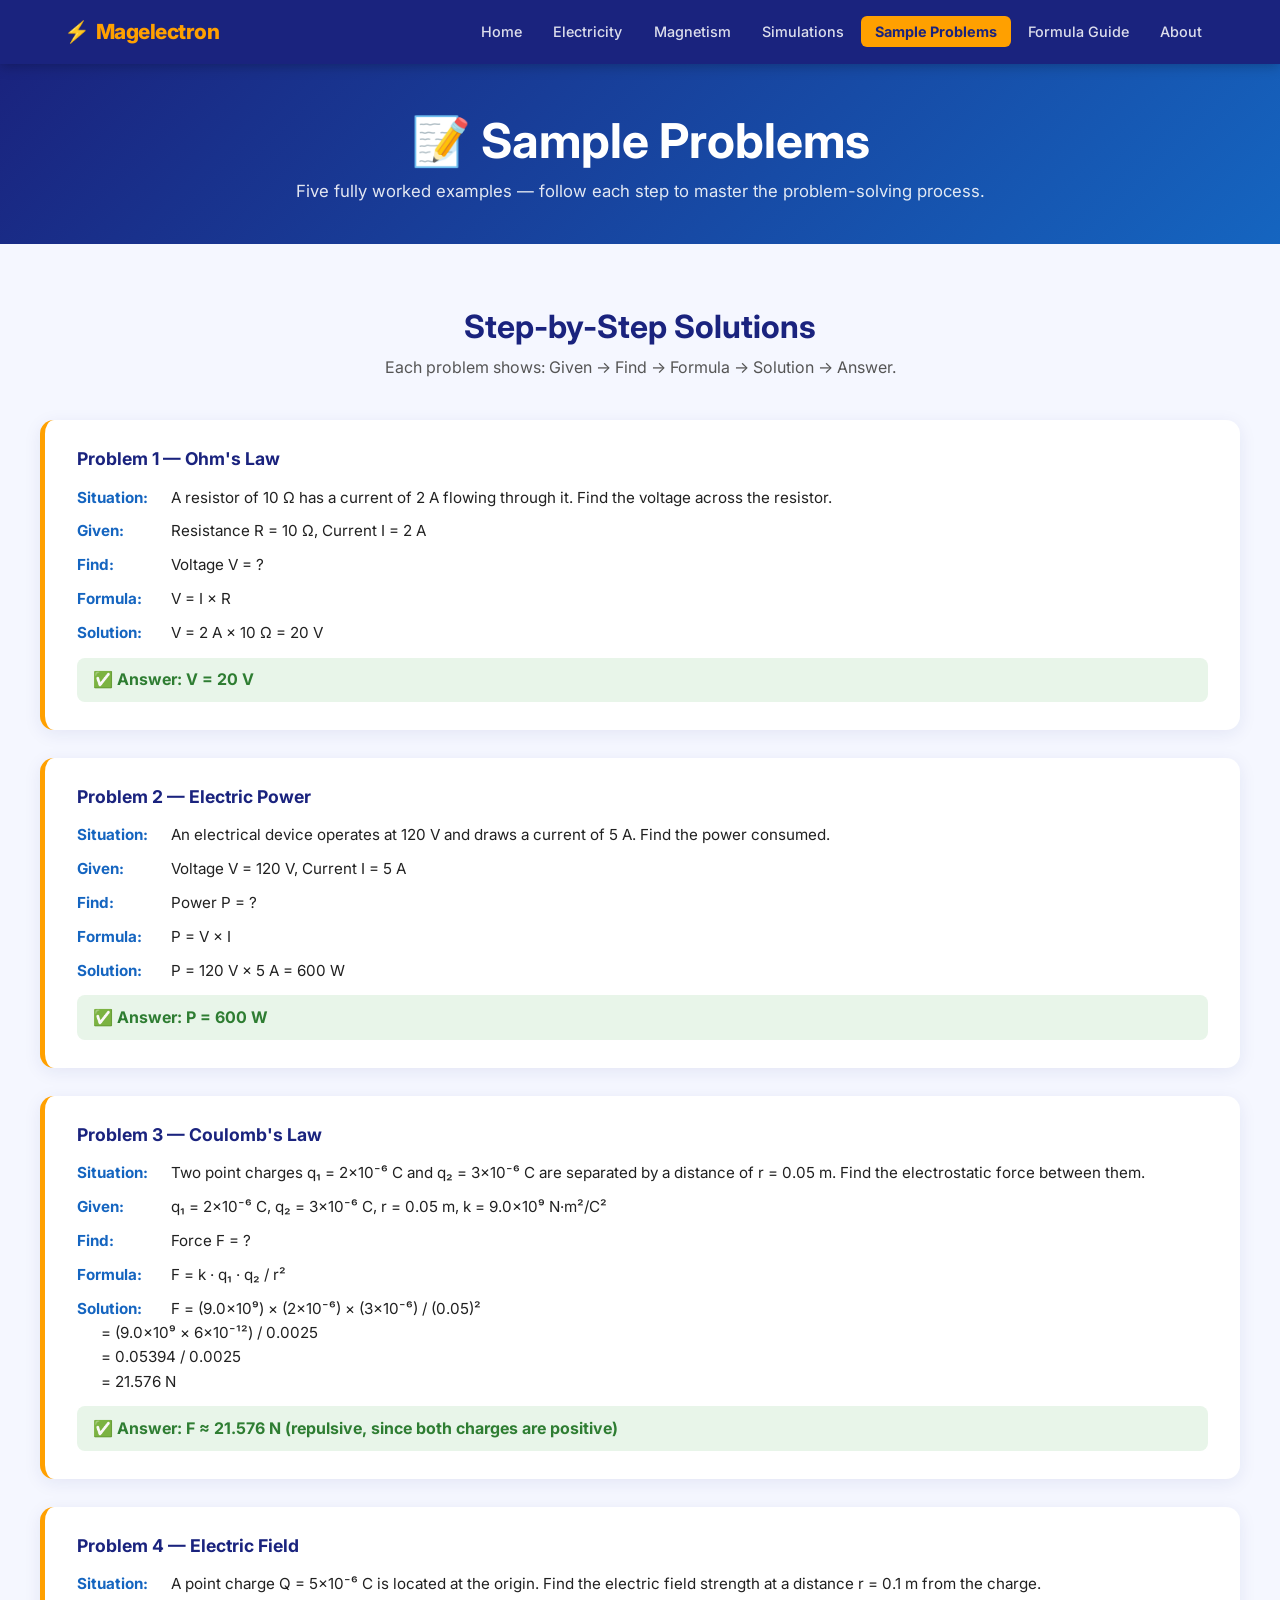
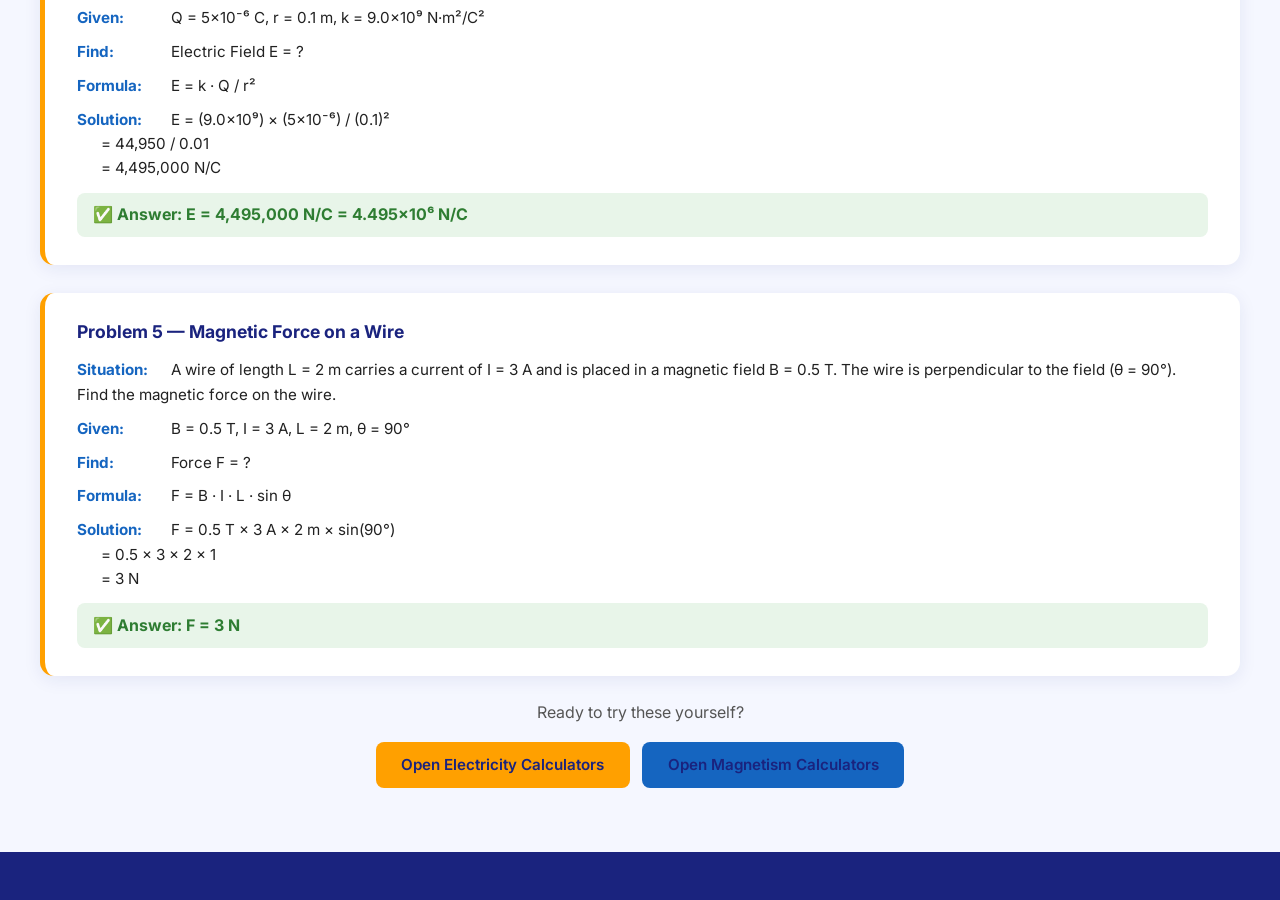
<file: sample-problems.html>
<!DOCTYPE html>
<html lang="en">
<head>
  <meta charset="UTF-8" />
  <meta name="viewport" content="width=device-width, initial-scale=1.0" />
  <meta name="description" content="Step-by-step solved Electricity and Magnetism sample problems." />
  <title>Sample Problems — Magelectron</title>
  <link rel="stylesheet" href="css/style.css" />
</head>
<body>

  <!-- ── Navbar ── -->
  <nav class="navbar" role="navigation" aria-label="Main navigation">
    <div class="nav-container">
      <a href="index.html" class="nav-logo">⚡ <span>Magelectron</span></a>
      <button class="hamburger" aria-label="Toggle navigation menu" aria-expanded="false">
        <span></span><span></span><span></span>
      </button>
      <ul class="nav-links" role="list">
        <li><a href="index.html">Home</a></li>
        <li><a href="electricity.html">Electricity</a></li>
        <li><a href="magnetism.html">Magnetism</a></li>
        <li><a href="simulations.html">Simulations</a></li>
        <li><a href="sample-problems.html" class="active" aria-current="page">Sample Problems</a></li>
        <li><a href="formula-guide.html">Formula Guide</a></li>
        <li><a href="about.html">About</a></li>
      </ul>
    </div>
  </nav>

  <div class="page-content">

    <!-- ── Page Header ── -->
    <header class="page-header">
      <h1>📝 Sample Problems</h1>
      <p>Five fully worked examples — follow each step to master the problem-solving process.</p>
    </header>

    <main>
      <section class="section" aria-labelledby="problems-heading">
        <div class="container">
          <h2 class="section-title" id="problems-heading">Step-by-Step Solutions</h2>
          <p class="section-subtitle">Each problem shows: Given → Find → Formula → Solution → Answer.</p>

          <div class="problems-list">

            <!-- ── Problem 1: Ohm's Law ── -->
            <article class="problem-card" aria-labelledby="prob1-heading">
              <h3 id="prob1-heading">Problem 1 — Ohm's Law</h3>

              <div class="problem-step">
                <strong>Situation:</strong>
                A resistor of 10 Ω has a current of 2 A flowing through it. Find the voltage across the resistor.
              </div>

              <div class="problem-step">
                <strong>Given:</strong>
                Resistance R = 10 Ω, Current I = 2 A
              </div>

              <div class="problem-step">
                <strong>Find:</strong>
                Voltage V = ?
              </div>

              <div class="problem-step">
                <strong>Formula:</strong>
                V = I × R
              </div>

              <div class="problem-step">
                <strong>Solution:</strong>
                V = 2 A × 10 Ω = 20 V
              </div>

              <div class="problem-answer">
                ✅ Answer: V = 20 V
              </div>
            </article>

            <!-- ── Problem 2: Electric Power ── -->
            <article class="problem-card" aria-labelledby="prob2-heading">
              <h3 id="prob2-heading">Problem 2 — Electric Power</h3>

              <div class="problem-step">
                <strong>Situation:</strong>
                An electrical device operates at 120 V and draws a current of 5 A. Find the power consumed.
              </div>

              <div class="problem-step">
                <strong>Given:</strong>
                Voltage V = 120 V, Current I = 5 A
              </div>

              <div class="problem-step">
                <strong>Find:</strong>
                Power P = ?
              </div>

              <div class="problem-step">
                <strong>Formula:</strong>
                P = V × I
              </div>

              <div class="problem-step">
                <strong>Solution:</strong>
                P = 120 V × 5 A = 600 W
              </div>

              <div class="problem-answer">
                ✅ Answer: P = 600 W
              </div>
            </article>

            <!-- ── Problem 3: Coulomb's Law ── -->
            <article class="problem-card" aria-labelledby="prob3-heading">
              <h3 id="prob3-heading">Problem 3 — Coulomb's Law</h3>

              <div class="problem-step">
                <strong>Situation:</strong>
                Two point charges q₁ = 2×10⁻⁶ C and q₂ = 3×10⁻⁶ C are separated by a distance of r = 0.05 m.
                Find the electrostatic force between them.
              </div>

              <div class="problem-step">
                <strong>Given:</strong>
                q₁ = 2×10⁻⁶ C, q₂ = 3×10⁻⁶ C, r = 0.05 m, k = 9.0×10⁹ N·m²/C²
              </div>

              <div class="problem-step">
                <strong>Find:</strong>
                Force F = ?
              </div>

              <div class="problem-step">
                <strong>Formula:</strong>
                F = k · q₁ · q₂ / r²
              </div>

              <div class="problem-step">
                <strong>Solution:</strong>
                F = (9.0×10⁹) × (2×10⁻⁶) × (3×10⁻⁶) / (0.05)²
                <br>&nbsp;&nbsp;&nbsp;&nbsp;&nbsp;&nbsp;= (9.0×10⁹ × 6×10⁻¹²) / 0.0025
                <br>&nbsp;&nbsp;&nbsp;&nbsp;&nbsp;&nbsp;= 0.05394 / 0.0025
                <br>&nbsp;&nbsp;&nbsp;&nbsp;&nbsp;&nbsp;= 21.576 N
              </div>

              <div class="problem-answer">
                ✅ Answer: F ≈ 21.576 N (repulsive, since both charges are positive)
              </div>
            </article>

            <!-- ── Problem 4: Electric Field ── -->
            <article class="problem-card" aria-labelledby="prob4-heading">
              <h3 id="prob4-heading">Problem 4 — Electric Field</h3>

              <div class="problem-step">
                <strong>Situation:</strong>
                A point charge Q = 5×10⁻⁶ C is located at the origin. Find the electric field strength at a
                distance r = 0.1 m from the charge.
              </div>

              <div class="problem-step">
                <strong>Given:</strong>
                Q = 5×10⁻⁶ C, r = 0.1 m, k = 9.0×10⁹ N·m²/C²
              </div>

              <div class="problem-step">
                <strong>Find:</strong>
                Electric Field E = ?
              </div>

              <div class="problem-step">
                <strong>Formula:</strong>
                E = k · Q / r²
              </div>

              <div class="problem-step">
                <strong>Solution:</strong>
                E = (9.0×10⁹) × (5×10⁻⁶) / (0.1)²
                <br>&nbsp;&nbsp;&nbsp;&nbsp;&nbsp;&nbsp;= 44,950 / 0.01
                <br>&nbsp;&nbsp;&nbsp;&nbsp;&nbsp;&nbsp;= 4,495,000 N/C
              </div>

              <div class="problem-answer">
                ✅ Answer: E = 4,495,000 N/C = 4.495×10⁶ N/C
              </div>
            </article>

            <!-- ── Problem 5: Magnetic Force on a Wire ── -->
            <article class="problem-card" aria-labelledby="prob5-heading">
              <h3 id="prob5-heading">Problem 5 — Magnetic Force on a Wire</h3>

              <div class="problem-step">
                <strong>Situation:</strong>
                A wire of length L = 2 m carries a current of I = 3 A and is placed in a magnetic field
                B = 0.5 T. The wire is perpendicular to the field (θ = 90°). Find the magnetic force on the wire.
              </div>

              <div class="problem-step">
                <strong>Given:</strong>
                B = 0.5 T, I = 3 A, L = 2 m, θ = 90°
              </div>

              <div class="problem-step">
                <strong>Find:</strong>
                Force F = ?
              </div>

              <div class="problem-step">
                <strong>Formula:</strong>
                F = B · I · L · sin θ
              </div>

              <div class="problem-step">
                <strong>Solution:</strong>
                F = 0.5 T × 3 A × 2 m × sin(90°)
                <br>&nbsp;&nbsp;&nbsp;&nbsp;&nbsp;&nbsp;= 0.5 × 3 × 2 × 1
                <br>&nbsp;&nbsp;&nbsp;&nbsp;&nbsp;&nbsp;= 3 N
              </div>

              <div class="problem-answer">
                ✅ Answer: F = 3 N
              </div>
            </article>

          </div><!-- end .problems-list -->

          <!-- ── CTA ── -->
          <div class="text-center mt-3">
            <p style="color:#555; margin-bottom:1rem;">Ready to try these yourself?</p>
            <a href="electricity.html" class="btn btn-primary">Open Electricity Calculators</a>
            &nbsp;
            <a href="magnetism.html" class="btn btn-primary" style="background:#1565c0;">Open Magnetism Calculators</a>
          </div>

        </div>
      </section>
    </main>

    <!-- ── Footer ── -->
    <footer role="contentinfo">
      <!-- <p>&copy; 2026 <a href="index.html">ElectroMag Calculator</a>. Built for students, by students.</p> -->
    </footer>

  </div><!-- end .page-content -->

  <script src="js/calculators.js"></script>
</body>
</html>
</file>
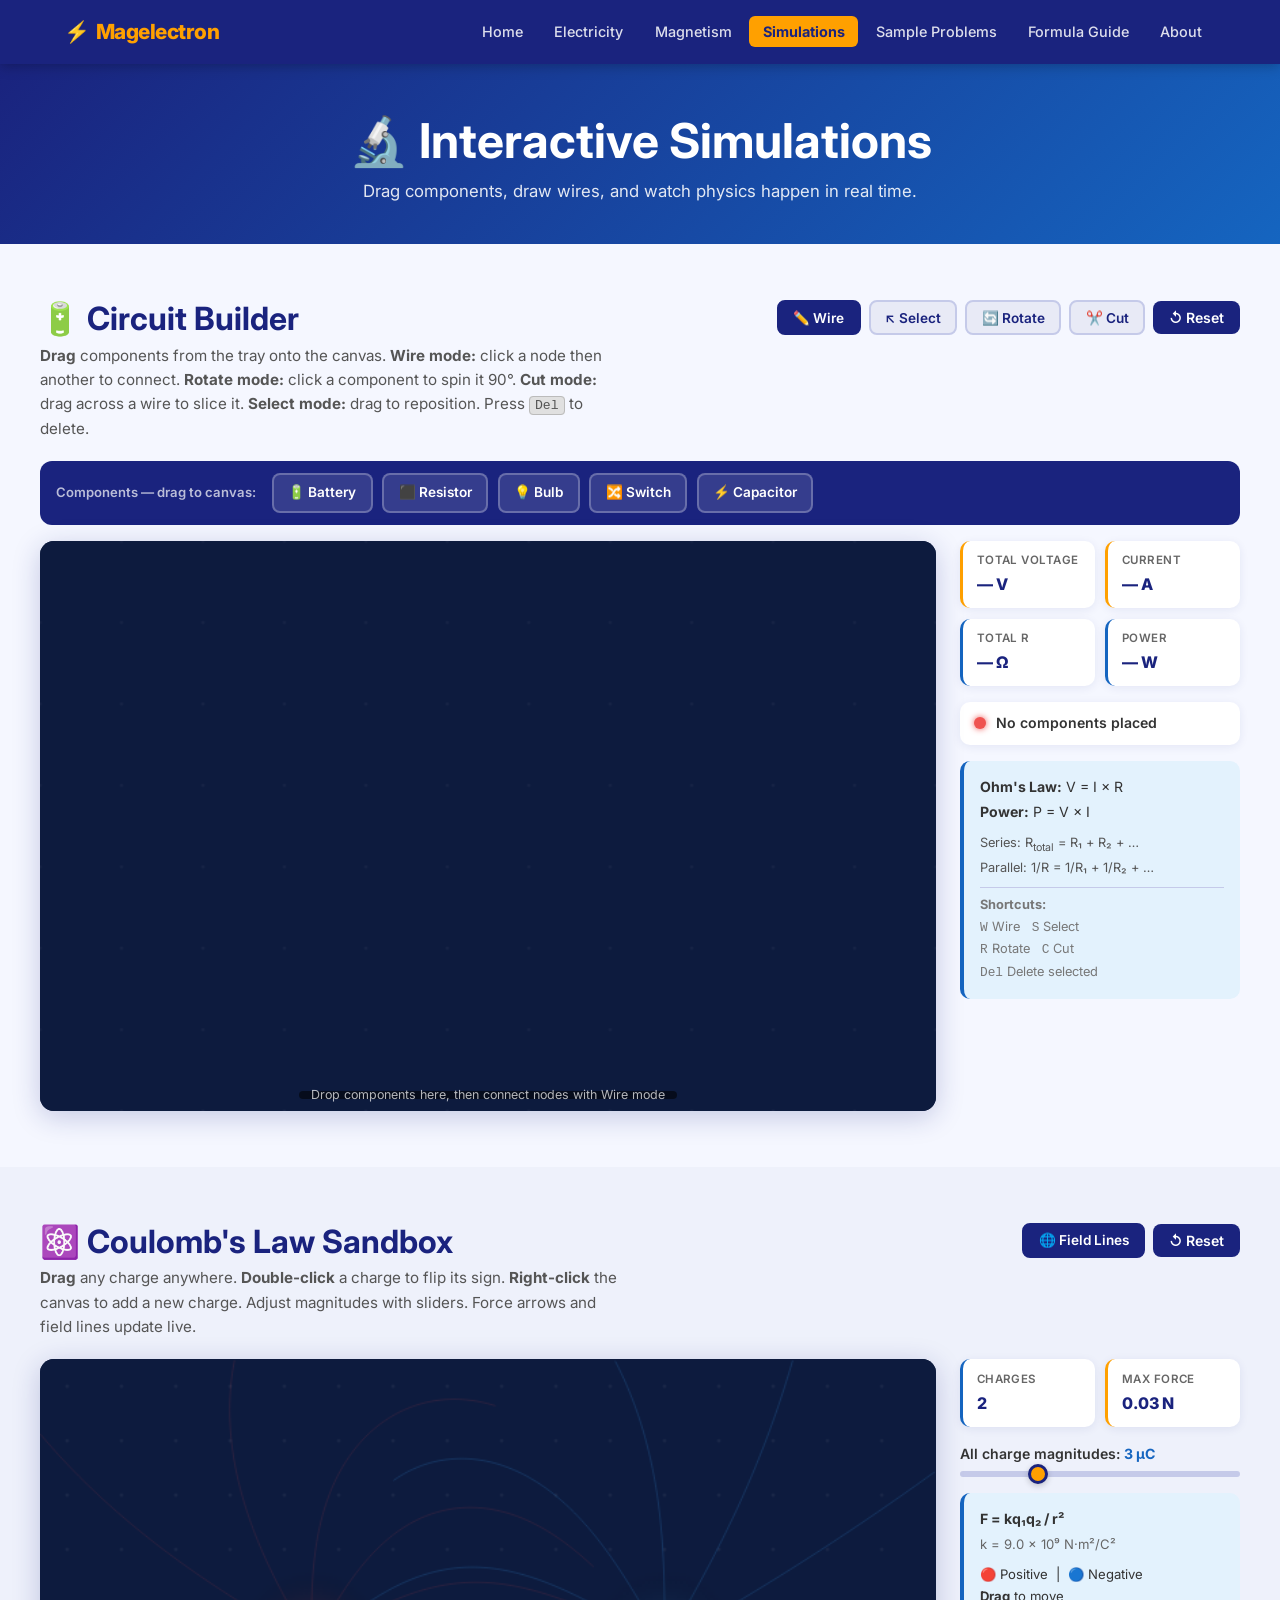
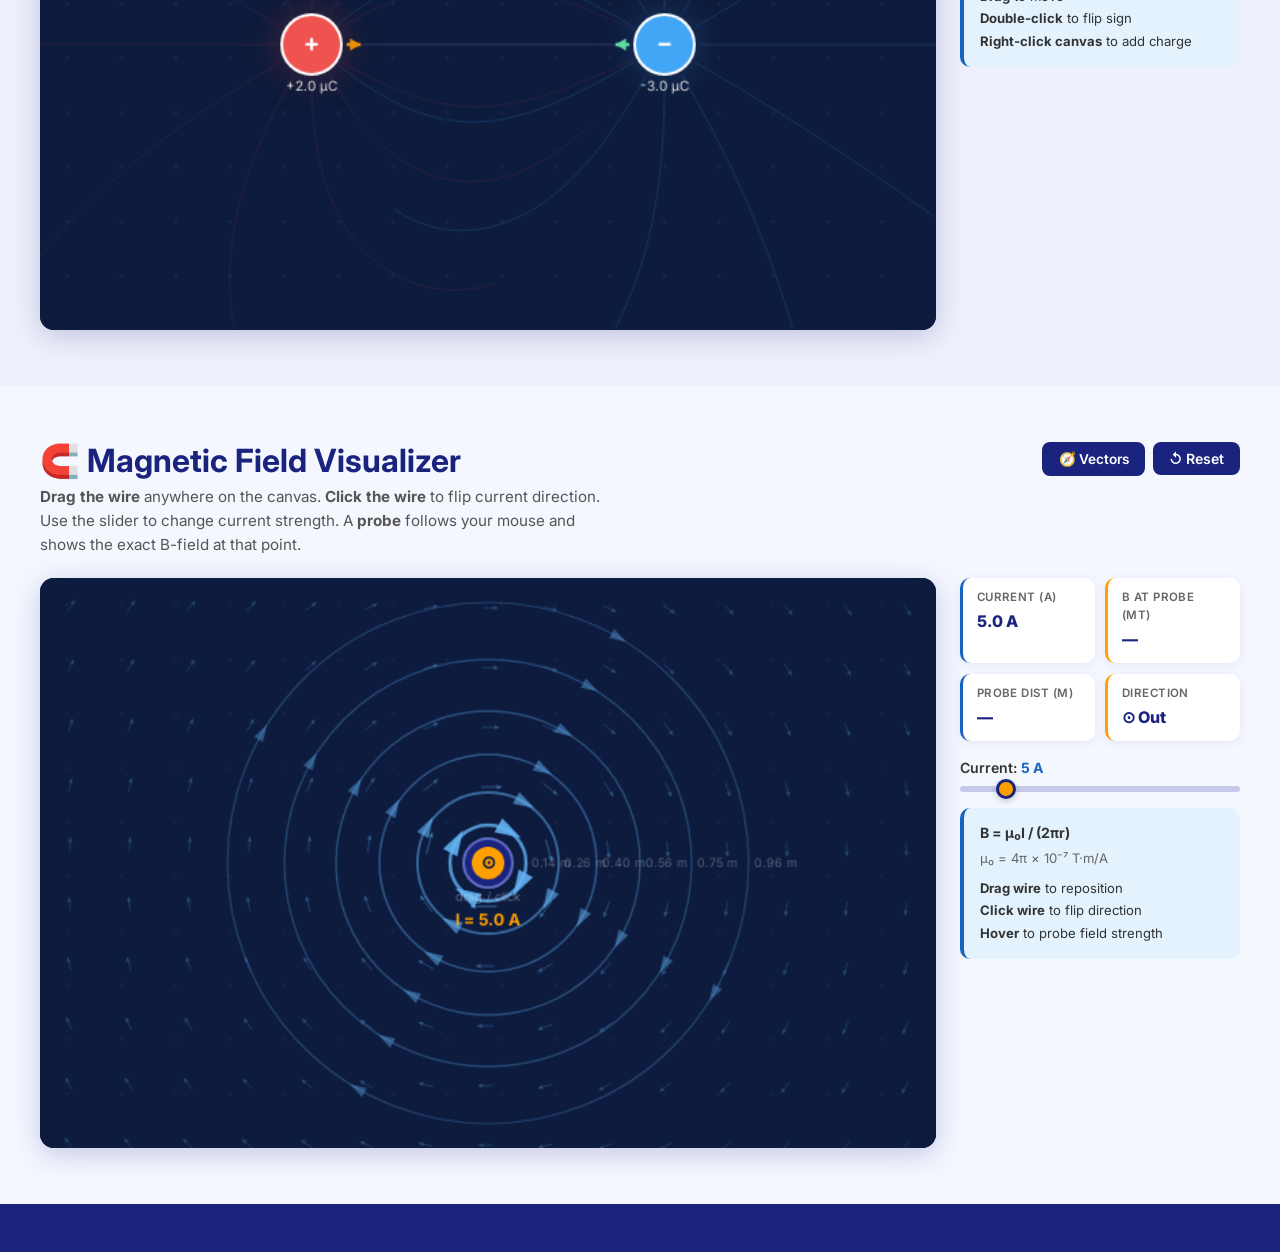
<file: simulations.html>
<!DOCTYPE html>
<html lang="en">
<head>
  <meta charset="UTF-8" />
  <meta name="viewport" content="width=device-width, initial-scale=1.0" />
  <meta name="description" content="Interactive PhET-style simulations — drag-and-drop Circuit Builder, Coulomb Sandbox, Magnetic Field Visualizer." />
  <title>Simulations — Magelectron</title>
  <link rel="stylesheet" href="css/style.css" />
  <link rel="stylesheet" href="css/simulations.css" />
</head>
<body>

  <nav class="navbar" role="navigation" aria-label="Main navigation">
    <div class="nav-container">
      <a href="index.html" class="nav-logo">⚡ <span>Magelectron</span></a>
      <button class="hamburger" aria-label="Toggle navigation menu" aria-expanded="false">
        <span></span><span></span><span></span>
      </button>
      <ul class="nav-links" role="list">
        <li><a href="index.html">Home</a></li>
        <li><a href="electricity.html">Electricity</a></li>
        <li><a href="magnetism.html">Magnetism</a></li>
        <li><a href="simulations.html" class="active" aria-current="page">Simulations</a></li>
        <li><a href="sample-problems.html">Sample Problems</a></li>
        <li><a href="formula-guide.html">Formula Guide</a></li>
        <li><a href="about.html">About</a></li>
      </ul>
    </div>
  </nav>

  <div class="page-content">
    <header class="page-header">
      <h1>🔬 Interactive Simulations</h1>
      <p>Drag components, draw wires, and watch physics happen in real time.</p>
    </header>

    <main>

      <!-- ══════════════════════════════════════════════════
           SIM 1 — DRAG-AND-DROP CIRCUIT BUILDER
      ═══════════════════════════════════════════════════ -->
      <section class="sim-section" id="circuit-sim" aria-labelledby="circuit-heading">
        <div class="container">
          <div class="sim-header">
            <div>
              <h2 id="circuit-heading">🔋 Circuit Builder</h2>
              <p class="sim-desc">
                <strong>Drag</strong> components from the tray onto the canvas.
                <strong>Wire mode:</strong> click a node then another to connect.
                <strong>Rotate mode:</strong> click a component to spin it 90°.
                <strong>Cut mode:</strong> drag across a wire to slice it.
                <strong>Select mode:</strong> drag to reposition. Press <kbd>Del</kbd> to delete.
              </p>
            </div>
            <div class="sim-btn-group">
              <button class="sim-tool-btn active" id="btn-wire-mode"   onclick="setWireMode(true)"  title="Wire mode: click nodes to connect (W)">✏️ Wire</button>
              <button class="sim-tool-btn"         id="btn-select-mode" onclick="setWireMode(false)" title="Select &amp; drag components (S)">↖ Select</button>
              <button class="sim-tool-btn"         id="btn-rotate-mode" onclick="setRotateMode()"   title="Click a component to rotate 90° (R)">🔄 Rotate</button>
              <button class="sim-tool-btn"         id="btn-cut-mode"    onclick="setCutMode()"      title="Drag across a wire to cut it (C)">✂️ Cut</button>
              <button class="sim-reset-btn" onclick="resetCircuit()">↺ Reset</button>
            </div>
          </div>

          <!-- Component tray -->
          <div class="component-tray" id="componentTray" aria-label="Component tray — drag items to canvas">
            <div class="tray-label">Components — drag to canvas:</div>
            <div class="tray-items">
              <div class="tray-item" draggable="true" data-type="battery"   title="Battery (9 V)">🔋 Battery</div>
              <div class="tray-item" draggable="true" data-type="resistor"  title="Resistor (10 Ω)">⬛ Resistor</div>
              <div class="tray-item" draggable="true" data-type="bulb"      title="Light Bulb (5 Ω)">💡 Bulb</div>
              <div class="tray-item" draggable="true" data-type="switch"    title="Switch (open)">🔀 Switch</div>
              <div class="tray-item" draggable="true" data-type="capacitor" title="Capacitor (100 μF)">⚡ Capacitor</div>
            </div>
          </div>

          <div class="sim-layout">
            <div class="sim-canvas-wrap" id="circuitWrap">
              <canvas id="circuitCanvas" width="660" height="420" aria-label="Circuit builder canvas"></canvas>
              <div class="canvas-hint" id="circuitHint">Drop components here, then connect nodes with Wire mode</div>
            </div>

            <div class="sim-controls">
              <div class="sim-readout-grid">
                <div class="sim-readout accent">
                  <span class="readout-label">Total Voltage</span>
                  <span class="readout-value" id="cir-v-val">— V</span>
                </div>
                <div class="sim-readout accent">
                  <span class="readout-label">Current</span>
                  <span class="readout-value" id="cir-i-val">— A</span>
                </div>
                <div class="sim-readout">
                  <span class="readout-label">Total R</span>
                  <span class="readout-value" id="cir-r-val">— Ω</span>
                </div>
                <div class="sim-readout">
                  <span class="readout-label">Power</span>
                  <span class="readout-value" id="cir-p-val">— W</span>
                </div>
              </div>

              <div class="circuit-status" id="circuitStatus">
                <span class="status-dot" id="statusDot"></span>
                <span id="statusText">No circuit yet</span>
              </div>

              <div class="sim-formula-box">
                <p><strong>Ohm's Law:</strong> V = I × R</p>
                <p><strong>Power:</strong> P = V × I</p>
                <p style="margin-top:0.5rem;font-size:0.8rem;color:#555;">
                  Series: R<sub>total</sub> = R₁ + R₂ + …<br>
                  Parallel: 1/R = 1/R₁ + 1/R₂ + …
                </p>
                <p style="margin-top:0.5rem;font-size:0.8rem;color:#777;border-top:1px solid #c5cae9;padding-top:0.4rem;">
                  <strong>Shortcuts:</strong><br>
                  <kbd>W</kbd> Wire &nbsp; <kbd>S</kbd> Select<br>
                  <kbd>R</kbd> Rotate &nbsp; <kbd>C</kbd> Cut<br>
                  <kbd>Del</kbd> Delete selected
                </p>
              </div>

              <div class="component-props" id="componentProps" style="display:none;">
                <div class="props-title" id="propsTitle">Component</div>
                <div class="props-body" id="propsBody"></div>
              </div>

              <button class="sim-delete-btn" id="deleteBtn" onclick="deleteSelected()" style="display:none;">🗑 Delete Selected</button>
            </div>
          </div>
        </div>
      </section>

      <!-- ══════════════════════════════════════════════════
           SIM 2 — COULOMB'S LAW SANDBOX
      ═══════════════════════════════════════════════════ -->
      <section class="sim-section sim-section-alt" id="coulomb-sim" aria-labelledby="coulomb-heading">
        <div class="container">
          <div class="sim-header">
            <div>
              <h2 id="coulomb-heading">⚛️ Coulomb's Law Sandbox</h2>
              <p class="sim-desc">
                <strong>Drag</strong> any charge anywhere. <strong>Double-click</strong> a charge to flip its sign.
                <strong>Right-click</strong> the canvas to add a new charge. Adjust magnitudes with sliders.
                Force arrows and field lines update live.
              </p>
            </div>
            <div class="sim-btn-group">
              <button class="sim-tool-btn active" id="btn-show-field" onclick="toggleFieldLines()" title="Toggle field lines">🌐 Field Lines</button>
              <button class="sim-reset-btn" onclick="resetCoulomb()">↺ Reset</button>
            </div>
          </div>

          <div class="sim-layout">
            <div class="sim-canvas-wrap">
              <canvas id="coulombCanvas" width="660" height="420" aria-label="Coulomb sandbox canvas"></canvas>
            </div>

            <div class="sim-controls">
              <div class="sim-readout-grid">
                <div class="sim-readout">
                  <span class="readout-label">Charges</span>
                  <span class="readout-value" id="col-n-val">2</span>
                </div>
                <div class="sim-readout accent">
                  <span class="readout-label">Max Force</span>
                  <span class="readout-value" id="col-f-val">—</span>
                </div>
              </div>

              <div class="slider-group">
                <label for="col-q-all">All charge magnitudes: <strong id="col-q-lbl">3 μC</strong></label>
                <input type="range" id="col-q-all" min="0.5" max="10" value="3" step="0.5"
                       oninput="updateAllCharges()" aria-label="Adjust all charge magnitudes" />
              </div>

              <div class="sim-formula-box">
                <p><strong>F = kq₁q₂ / r²</strong></p>
                <p style="font-size:0.82rem;color:#666;">k = 9.0 × 10⁹ N·m²/C²</p>
                <p style="font-size:0.82rem;margin-top:0.5rem;">
                  🔴 Positive &nbsp;|&nbsp; 🔵 Negative<br>
                  <strong>Drag</strong> to move<br>
                  <strong>Double-click</strong> to flip sign<br>
                  <strong>Right-click canvas</strong> to add charge
                </p>
              </div>
            </div>
          </div>
        </div>
      </section>

      <!-- ══════════════════════════════════════════════════
           SIM 3 — MAGNETIC FIELD VISUALIZER
      ═══════════════════════════════════════════════════ -->
      <section class="sim-section" id="magfield-sim" aria-labelledby="magfield-heading">
        <div class="container">
          <div class="sim-header">
            <div>
              <h2 id="magfield-heading">🧲 Magnetic Field Visualizer</h2>
              <p class="sim-desc">
                <strong>Drag the wire</strong> anywhere on the canvas.
                <strong>Click the wire</strong> to flip current direction.
                Use the slider to change current strength. A <strong>probe</strong> follows your mouse and shows the exact B-field at that point.
              </p>
            </div>
            <div class="sim-btn-group">
              <button class="sim-tool-btn active" id="btn-show-vectors" onclick="toggleVectors()" title="Toggle field vectors">🧭 Vectors</button>
              <button class="sim-reset-btn" onclick="resetMagField()">↺ Reset</button>
            </div>
          </div>

          <div class="sim-layout">
            <div class="sim-canvas-wrap">
              <canvas id="magfieldCanvas" width="660" height="420" aria-label="Magnetic field canvas"></canvas>
            </div>

            <div class="sim-controls">
              <div class="sim-readout-grid">
                <div class="sim-readout">
                  <span class="readout-label">Current (A)</span>
                  <span class="readout-value" id="mag-i-val">5.0 A</span>
                </div>
                <div class="sim-readout accent">
                  <span class="readout-label">B at probe (μT)</span>
                  <span class="readout-value" id="mag-b-val">—</span>
                </div>
                <div class="sim-readout">
                  <span class="readout-label">Probe dist (m)</span>
                  <span class="readout-value" id="mag-r-val">—</span>
                </div>
                <div class="sim-readout accent">
                  <span class="readout-label">Direction</span>
                  <span class="readout-value" id="mag-dir-val">⊙ Out</span>
                </div>
              </div>

              <div class="slider-group">
                <label for="mag-current">Current: <strong id="mag-i-lbl">5 A</strong></label>
                <input type="range" id="mag-current" min="1" max="30" value="5" step="0.5"
                       oninput="updateMagField()" aria-label="Adjust current" />
              </div>

              <div class="sim-formula-box">
                <p><strong>B = μ₀I / (2πr)</strong></p>
                <p style="font-size:0.82rem;color:#666;">μ₀ = 4π × 10⁻⁷ T·m/A</p>
                <p style="font-size:0.82rem;margin-top:0.5rem;">
                  <strong>Drag wire</strong> to reposition<br>
                  <strong>Click wire</strong> to flip direction<br>
                  <strong>Hover</strong> to probe field strength
                </p>
              </div>
            </div>
          </div>
        </div>
      </section>

    </main>

    <footer role="contentinfo">
      <!-- <p>&copy; 2026 <a href="index.html">ElectroMag Calculator</a>. Built for students, by students.</p> -->
    </footer>
  </div>

  <script src="js/calculators.js"></script>
  <script src="js/simulations.js"></script>
</body>
</html>
</file>
<file: css/style.css>
/* ============================================================
   ElectroMag Calculator — style.css
   Color scheme:
     Primary:   #1a237e (deep blue)
     Secondary: #1565c0 (electric blue)
     Accent:    #ffa000 (amber)
     BG:        #ffffff / #f5f7ff
   ============================================================ */

@import url('https://fonts.googleapis.com/css2?family=Inter:wght@300;400;500;600;700;800&display=swap');

/* ── Reset & Base ── */
*, *::before, *::after {
  box-sizing: border-box;
  margin: 0;
  padding: 0;
}

html {
  scroll-behavior: smooth;
}

body {
  font-family: 'Inter', sans-serif;
  background-color: #f5f7ff;
  color: #212121;
  line-height: 1.6;
  min-height: 100vh;
  display: flex;
  flex-direction: column;
}

main {
  flex: 1;
}

a {
  text-decoration: none;
  color: inherit;
}

ul {
  list-style: none;
}

img {
  max-width: 100%;
  display: block;
}

/* ── Typography ── */
h1, h2, h3, h4 {
  line-height: 1.2;
  font-weight: 700;
}

h1 { font-size: clamp(2rem, 5vw, 3rem); }
h2 { font-size: clamp(1.5rem, 3vw, 2rem); }
h3 { font-size: 1.25rem; }

p { margin-bottom: 0.75rem; }

/* ── Navbar ── */
.navbar {
  position: fixed;
  top: 0;
  left: 0;
  right: 0;
  z-index: 1000;
  background-color: #1a237e;
  box-shadow: 0 2px 12px rgba(0,0,0,0.25);
}

.nav-container {
  max-width: 1200px;
  margin: 0 auto;
  padding: 0 1.5rem;
  display: flex;
  align-items: center;
  justify-content: space-between;
  height: 64px;
}

.nav-logo {
  font-size: 1.3rem;
  font-weight: 800;
  color: #ffffff;
  letter-spacing: -0.5px;
  display: flex;
  align-items: center;
  gap: 0.4rem;
}

.nav-logo span {
  color: #ffa000;
}

.nav-links {
  display: flex;
  align-items: center;
  gap: 0.25rem;
}

.nav-links a {
  color: rgba(255,255,255,0.85);
  font-size: 0.9rem;
  font-weight: 500;
  padding: 0.45rem 0.85rem;
  border-radius: 6px;
  transition: background 0.2s, color 0.2s;
}

.nav-links a:hover,
.nav-links a.active {
  background-color: rgba(255,255,255,0.15);
  color: #ffffff;
}

.nav-links a.active {
  background-color: #ffa000;
  color: #1a237e;
  font-weight: 700;
}

/* Hamburger */
.hamburger {
  display: none;
  flex-direction: column;
  gap: 5px;
  cursor: pointer;
  padding: 6px;
  border: none;
  background: transparent;
}

.hamburger span {
  display: block;
  width: 26px;
  height: 3px;
  background: #ffffff;
  border-radius: 3px;
  transition: transform 0.3s, opacity 0.3s;
}

.hamburger.open span:nth-child(1) { transform: translateY(8px) rotate(45deg); }
.hamburger.open span:nth-child(2) { opacity: 0; }
.hamburger.open span:nth-child(3) { transform: translateY(-8px) rotate(-45deg); }

/* ── Page offset for fixed navbar ── */
.page-content {
  padding-top: 64px;
}

/* ── Hero Section ── */
.hero {
  background: linear-gradient(135deg, #1a237e 0%, #1565c0 60%, #0288d1 100%);
  color: #ffffff;
  text-align: center;
  padding: 5rem 1.5rem 4rem;
}

.hero h1 {
  margin-bottom: 1rem;
  text-shadow: 0 2px 8px rgba(0,0,0,0.2);
}

.hero h1 span {
  color: #ffa000;
}

.hero p {
  font-size: 1.15rem;
  max-width: 640px;
  margin: 0 auto 2rem;
  opacity: 0.92;
}

.hero-buttons {
  display: flex;
  gap: 1rem;
  justify-content: center;
  flex-wrap: wrap;
}

/* ── Buttons ── */
.btn {
  display: inline-block;
  padding: 0.7rem 1.6rem;
  border-radius: 8px;
  font-size: 0.95rem;
  font-weight: 600;
  cursor: pointer;
  border: none;
  transition: transform 0.15s, box-shadow 0.15s, background 0.2s;
}

.btn:hover {
  transform: translateY(-2px);
  box-shadow: 0 6px 18px rgba(0,0,0,0.18);
}

.btn-primary {
  background-color: #ffa000;
  color: #1a237e;
}

.btn-primary:hover {
  background-color: #ffb300;
}

.btn-outline {
  background-color: transparent;
  color: #ffffff;
  border: 2px solid rgba(255,255,255,0.7);
}

.btn-outline:hover {
  background-color: rgba(255,255,255,0.12);
  border-color: #ffffff;
}

.btn-calculate {
  background-color: #ffa000;
  color: #1a237e;
  font-weight: 700;
  font-size: 1rem;
  padding: 0.75rem 2rem;
  border-radius: 8px;
  border: none;
  cursor: pointer;
  width: 100%;
  margin-top: 0.5rem;
  transition: background 0.2s, transform 0.15s, box-shadow 0.15s;
}

.btn-calculate:hover {
  background-color: #ffb300;
  transform: translateY(-2px);
  box-shadow: 0 6px 16px rgba(255,160,0,0.35);
}

/* ── Section Wrapper ── */
.section {
  padding: 4rem 1.5rem;
}

.section-alt {
  background-color: #eef1fb;
}

.container {
  max-width: 1200px;
  margin: 0 auto;
}

.section-title {
  text-align: center;
  color: #1a237e;
  margin-bottom: 0.5rem;
}

.section-subtitle {
  text-align: center;
  color: #555;
  margin-bottom: 2.5rem;
  font-size: 1rem;
}

/* ── Feature Cards (Home) ── */
.cards-grid {
  display: grid;
  grid-template-columns: repeat(auto-fit, minmax(260px, 1fr));
  gap: 1.5rem;
}

.feature-card {
  background: #ffffff;
  border-radius: 14px;
  padding: 2rem 1.5rem;
  box-shadow: 0 4px 20px rgba(26,35,126,0.08);
  text-align: center;
  transition: transform 0.2s, box-shadow 0.2s;
  border-top: 4px solid #1565c0;
}

.feature-card:hover {
  transform: translateY(-6px);
  box-shadow: 0 10px 30px rgba(26,35,126,0.14);
}

.feature-icon {
  font-size: 2.8rem;
  margin-bottom: 1rem;
}

.feature-card h3 {
  color: #1a237e;
  margin-bottom: 0.6rem;
}

.feature-card p {
  color: #555;
  font-size: 0.95rem;
  margin-bottom: 0;
}

/* ── Page Header Banner ── */
.page-header {
  background: linear-gradient(135deg, #1a237e 0%, #1565c0 100%);
  color: #ffffff;
  padding: 3rem 1.5rem 2.5rem;
  text-align: center;
}

.page-header h1 {
  margin-bottom: 0.5rem;
}

.page-header p {
  opacity: 0.88;
  font-size: 1.05rem;
  margin-bottom: 0;
}

/* ── Calculator Cards ── */
.calc-grid {
  display: grid;
  grid-template-columns: repeat(auto-fit, minmax(320px, 1fr));
  gap: 2rem;
}

.calc-card {
  background: #ffffff;
  border-radius: 14px;
  padding: 2rem;
  box-shadow: 0 4px 20px rgba(26,35,126,0.09);
  border-top: 4px solid #ffa000;
  transition: box-shadow 0.2s;
}

.calc-card:hover {
  box-shadow: 0 8px 28px rgba(26,35,126,0.14);
}

.calc-card h3 {
  color: #1a237e;
  margin-bottom: 0.3rem;
}

.calc-formula {
  font-size: 0.9rem;
  color: #1565c0;
  font-weight: 600;
  margin-bottom: 1.25rem;
  font-style: italic;
}

/* ── Form Elements ── */
.form-group {
  margin-bottom: 1rem;
}

.form-group label {
  display: block;
  font-size: 0.88rem;
  font-weight: 600;
  color: #333;
  margin-bottom: 0.35rem;
}

.form-group input,
.form-group select {
  width: 100%;
  padding: 0.6rem 0.85rem;
  border: 1.5px solid #c5cae9;
  border-radius: 8px;
  font-size: 0.95rem;
  font-family: 'Inter', sans-serif;
  background: #f8f9ff;
  color: #212121;
  transition: border-color 0.2s, box-shadow 0.2s;
  outline: none;
}

.form-group input:focus,
.form-group select:focus {
  border-color: #1565c0;
  box-shadow: 0 0 0 3px rgba(21,101,192,0.12);
  background: #ffffff;
}

.form-group input::placeholder {
  color: #aaa;
}

/* ── Result Box ── */
.result-box {
  margin-top: 1.25rem;
  padding: 1rem 1.25rem;
  background: #e3f2fd;
  border-radius: 10px;
  border-left: 4px solid #1565c0;
  display: none;
}

.result-box.show {
  display: block;
}

.result-box.error {
  background: #fce4ec;
  border-left-color: #e53935;
}

.result-value {
  font-size: 1.4rem;
  font-weight: 800;
  color: #1a237e;
  margin-bottom: 0.3rem;
}

.result-explanation {
  font-size: 0.88rem;
  color: #444;
  margin-bottom: 0;
}

.result-box.error .result-value {
  font-size: 1rem;
  color: #c62828;
}

/* ── Sample Problems ── */
.problems-list {
  display: flex;
  flex-direction: column;
  gap: 1.75rem;
}

.problem-card {
  background: #ffffff;
  border-radius: 14px;
  padding: 1.75rem 2rem;
  box-shadow: 0 4px 18px rgba(26,35,126,0.08);
  border-left: 5px solid #ffa000;
}

.problem-card h3 {
  color: #1a237e;
  margin-bottom: 1rem;
  font-size: 1.1rem;
}

.problem-step {
  margin-bottom: 0.6rem;
  font-size: 0.95rem;
}

.problem-step strong {
  color: #1565c0;
  font-weight: 700;
  min-width: 90px;
  display: inline-block;
}

.problem-answer {
  margin-top: 0.75rem;
  padding: 0.6rem 1rem;
  background: #e8f5e9;
  border-radius: 8px;
  font-weight: 700;
  color: #2e7d32;
  font-size: 1rem;
}

/* ── Formula Guide ── */
.formula-table-wrapper {
  overflow-x: auto;
  border-radius: 12px;
  box-shadow: 0 4px 18px rgba(26,35,126,0.08);
}

.formula-table {
  width: 100%;
  border-collapse: collapse;
  background: #ffffff;
  font-size: 0.93rem;
}

.formula-table thead {
  background: #1a237e;
  color: #ffffff;
}

.formula-table thead th {
  padding: 0.9rem 1.1rem;
  text-align: left;
  font-weight: 600;
  letter-spacing: 0.02em;
}

.formula-table tbody tr:nth-child(even) {
  background: #f0f4ff;
}

.formula-table tbody tr:hover {
  background: #e3eaff;
}

.formula-table tbody td {
  padding: 0.8rem 1.1rem;
  border-bottom: 1px solid #e0e4f0;
  vertical-align: top;
}

.formula-table tbody td:nth-child(2) {
  font-weight: 700;
  color: #1565c0;
  font-style: italic;
  white-space: nowrap;
}

/* Constants section */
.constants-grid {
  display: grid;
  grid-template-columns: repeat(auto-fit, minmax(240px, 1fr));
  gap: 1.25rem;
  margin-top: 1.5rem;
}

.constant-card {
  background: #ffffff;
  border-radius: 12px;
  padding: 1.25rem 1.5rem;
  box-shadow: 0 3px 14px rgba(26,35,126,0.08);
  border-left: 4px solid #1565c0;
}

.constant-card .constant-name {
  font-size: 0.85rem;
  color: #666;
  margin-bottom: 0.25rem;
}

.constant-card .constant-value {
  font-size: 1.1rem;
  font-weight: 700;
  color: #1a237e;
}

/* ── About Page ── */
.about-description {
  max-width: 760px;
  margin: 0 auto 1rem;
  font-size: 1.05rem;
  color: #444;
  text-align: center;
}

.team-grid {
  display: grid;
  grid-template-columns: repeat(auto-fit, minmax(200px, 1fr));
  gap: 1.5rem;
}

.team-card {
  background: #ffffff;
  border-radius: 14px;
  padding: 2rem 1.25rem;
  text-align: center;
  box-shadow: 0 4px 18px rgba(26,35,126,0.08);
  transition: transform 0.2s, box-shadow 0.2s;
  border-top: 4px solid #1565c0;
}

.team-card:hover {
  transform: translateY(-5px);
  box-shadow: 0 10px 28px rgba(26,35,126,0.14);
}

.team-avatar {
  width: 80px;
  height: 80px;
  border-radius: 50%;
  background: linear-gradient(135deg, #1a237e, #1565c0);
  display: flex;
  align-items: center;
  justify-content: center;
  margin: 0 auto 1rem;
  font-size: 2rem;
  color: #ffffff;
  overflow: hidden;
}

.team-avatar img {
  width: 100%;
  height: 100%;
  border-radius: 50%;
  object-fit: cover;
}

.team-card h3 {
  color: #1a237e;
  margin-bottom: 0.3rem;
}

.team-role {
  font-size: 0.85rem;
  color: #ffa000;
  font-weight: 600;
}

.tech-grid {
  display: flex;
  flex-wrap: wrap;
  gap: 1rem;
  justify-content: center;
  margin-top: 1rem;
}

.tech-badge {
  background: #1a237e;
  color: #ffffff;
  padding: 0.5rem 1.25rem;
  border-radius: 50px;
  font-size: 0.9rem;
  font-weight: 600;
  letter-spacing: 0.03em;
}

/* ── Footer ── */
footer {
  background-color: #1a237e;
  color: rgba(255,255,255,0.8);
  text-align: center;
  padding: 1.5rem 1rem;
  font-size: 0.88rem;
}

footer a {
  color: #ffa000;
  font-weight: 600;
}

footer a:hover {
  text-decoration: underline;
}

/* ── Utility ── */
.text-center { text-align: center; }
.mt-1 { margin-top: 0.5rem; }
.mt-2 { margin-top: 1rem; }
.mt-3 { margin-top: 1.5rem; }
.mb-0 { margin-bottom: 0; }

/* ── Responsive ── */
@media (max-width: 768px) {
  .hamburger {
    display: flex;
  }

  .nav-links {
    display: none;
    position: absolute;
    top: 64px;
    left: 0;
    right: 0;
    background-color: #1a237e;
    flex-direction: column;
    padding: 1rem 1.5rem 1.5rem;
    gap: 0.25rem;
    box-shadow: 0 8px 20px rgba(0,0,0,0.2);
  }

  .nav-links.open {
    display: flex;
  }

  .nav-links a {
    padding: 0.65rem 1rem;
    font-size: 1rem;
    border-radius: 8px;
  }

  .hero {
    padding: 4rem 1.25rem 3rem;
  }

  .calc-grid {
    grid-template-columns: 1fr;
  }

  .problem-card {
    padding: 1.25rem 1.25rem;
  }

  .formula-table thead th,
  .formula-table tbody td {
    padding: 0.65rem 0.75rem;
    font-size: 0.85rem;
  }

  .section {
    padding: 2.5rem 1.25rem;
  }

  .page-header {
    padding: 2.5rem 1.25rem 2rem;
  }
}

@media (max-width: 480px) {
  .hero h1 { font-size: 1.8rem; }
  .hero p { font-size: 1rem; }
  .btn { padding: 0.6rem 1.2rem; font-size: 0.9rem; }
  .result-value { font-size: 1.2rem; }
}
</file>
<file: css/simulations.css>
/* ============================================================
   ElectroMag — simulations.css
   ============================================================ */

.sim-section { padding: 3.5rem 1.5rem; }
.sim-section-alt { background-color: #eef1fb; }

.sim-header {
  display: flex;
  align-items: flex-start;
  justify-content: space-between;
  gap: 1rem;
  margin-bottom: 1.25rem;
  flex-wrap: wrap;
}
.sim-header h2 { color: #1a237e; margin-bottom: 0.3rem; }
.sim-desc { color: #555; font-size: 0.95rem; max-width: 580px; margin-bottom: 0; }
.sim-desc kbd {
  background: #e0e0e0; border-radius: 4px; padding: 1px 5px;
  font-size: 0.82rem; font-family: monospace; border: 1px solid #bbb;
}

/* ── Button group ── */
.sim-btn-group { display: flex; gap: 0.5rem; flex-wrap: wrap; align-items: center; flex-shrink: 0; }

.sim-reset-btn {
  background: #1a237e; color: #fff; border: none; border-radius: 8px;
  padding: 0.5rem 1rem; font-size: 0.88rem; font-weight: 600;
  cursor: pointer; white-space: nowrap; font-family: 'Inter', sans-serif;
  transition: background 0.2s, transform 0.15s;
}
.sim-reset-btn:hover { background: #283593; transform: translateY(-1px); }

.sim-tool-btn {
  background: #e8eaf6; color: #1a237e; border: 2px solid #c5cae9;
  border-radius: 8px; padding: 0.45rem 0.9rem; font-size: 0.85rem;
  font-weight: 600; cursor: pointer; font-family: 'Inter', sans-serif;
  transition: all 0.15s;
}
.sim-tool-btn:hover { background: #c5cae9; }
.sim-tool-btn.active { background: #1a237e; color: #fff; border-color: #1a237e; }

.sim-delete-btn {
  background: #fce4ec; color: #c62828; border: 2px solid #ef9a9a;
  border-radius: 8px; padding: 0.5rem 1rem; font-size: 0.88rem;
  font-weight: 600; cursor: pointer; font-family: 'Inter', sans-serif;
  transition: all 0.15s; width: 100%;
}
.sim-delete-btn:hover { background: #ef9a9a; color: #fff; }

/* ── Component tray ── */
.component-tray {
  background: #1a237e;
  border-radius: 12px;
  padding: 0.75rem 1rem;
  margin-bottom: 1rem;
  display: flex;
  align-items: center;
  gap: 1rem;
  flex-wrap: wrap;
}
.tray-label { color: rgba(255,255,255,0.7); font-size: 0.82rem; font-weight: 600; white-space: nowrap; }
.tray-items { display: flex; gap: 0.6rem; flex-wrap: wrap; }
.tray-item {
  background: rgba(255,255,255,0.12);
  color: #fff;
  border: 2px solid rgba(255,255,255,0.25);
  border-radius: 8px;
  padding: 0.45rem 0.9rem;
  font-size: 0.85rem;
  font-weight: 600;
  cursor: grab;
  user-select: none;
  transition: background 0.15s, transform 0.15s;
  font-family: 'Inter', sans-serif;
}
.tray-item:hover { background: rgba(255,255,255,0.22); transform: translateY(-2px); }
.tray-item:active { cursor: grabbing; }
.tray-item.dragging { opacity: 0.4; }

/* ── Layout ── */
.sim-layout {
  display: grid;
  grid-template-columns: 1fr 280px;
  gap: 1.5rem;
  align-items: start;
}

/* ── Canvas wrapper ── */
.sim-canvas-wrap {
  background: #0d1b3e;
  border-radius: 14px;
  overflow: hidden;
  box-shadow: 0 6px 28px rgba(26,35,126,0.22);
  line-height: 0;
  position: relative;
}
.sim-canvas-wrap canvas {
  display: block;
  width: 100%;
  height: auto;
  cursor: crosshair;
}
.canvas-hint {
  position: absolute;
  bottom: 12px; left: 50%;
  transform: translateX(-50%);
  background: rgba(0,0,0,0.55);
  color: rgba(255,255,255,0.7);
  font-size: 0.78rem;
  padding: 4px 12px;
  border-radius: 20px;
  pointer-events: none;
  white-space: nowrap;
  transition: opacity 0.4s;
}
.canvas-hint.hidden { opacity: 0; }

/* ── Controls ── */
.sim-controls { display: flex; flex-direction: column; gap: 1rem; }

.sim-readout-grid { display: grid; grid-template-columns: 1fr 1fr; gap: 0.65rem; }
.sim-readout {
  background: #fff; border-radius: 10px; padding: 0.65rem 0.85rem;
  box-shadow: 0 2px 10px rgba(26,35,126,0.08);
  border-left: 3px solid #1565c0;
  display: flex; flex-direction: column; gap: 0.15rem;
}
.sim-readout.accent { border-left-color: #ffa000; }
.readout-label { font-size: 0.72rem; color: #666; font-weight: 600; text-transform: uppercase; letter-spacing: 0.04em; }
.readout-value { font-size: 1rem; font-weight: 800; color: #1a237e; }

/* ── Circuit status ── */
.circuit-status {
  display: flex; align-items: center; gap: 0.6rem;
  background: #fff; border-radius: 10px; padding: 0.65rem 0.9rem;
  box-shadow: 0 2px 10px rgba(26,35,126,0.08);
  font-size: 0.88rem; font-weight: 600; color: #333;
}
.status-dot {
  width: 12px; height: 12px; border-radius: 50%;
  background: #bdbdbd; flex-shrink: 0;
  transition: background 0.3s;
}
.status-dot.open   { background: #ef5350; box-shadow: 0 0 6px #ef5350; }
.status-dot.closed { background: #66bb6a; box-shadow: 0 0 8px #66bb6a; }

/* ── Component props panel ── */
.component-props {
  background: #fff; border-radius: 10px; padding: 0.75rem 0.9rem;
  box-shadow: 0 2px 10px rgba(26,35,126,0.08);
  border-left: 3px solid #ffa000;
}
.props-title { font-size: 0.82rem; font-weight: 700; color: #1a237e; margin-bottom: 0.5rem; text-transform: uppercase; letter-spacing: 0.04em; }
.props-body { display: flex; flex-direction: column; gap: 0.4rem; }
.prop-row { display: flex; align-items: center; gap: 0.5rem; font-size: 0.85rem; }
.prop-row label { color: #555; min-width: 70px; }
.prop-row input[type="number"] {
  width: 80px; padding: 0.25rem 0.4rem; border: 1.5px solid #c5cae9;
  border-radius: 6px; font-size: 0.85rem; font-family: 'Inter', sans-serif;
  outline: none;
}
.prop-row input[type="number"]:focus { border-color: #1565c0; }
.prop-row span { color: #888; font-size: 0.8rem; }

/* ── Sliders ── */
.slider-group { display: flex; flex-direction: column; gap: 0.4rem; }
.slider-group label { font-size: 0.88rem; font-weight: 600; color: #333; }
.slider-group label strong { color: #1565c0; }
.slider-group input[type="range"] {
  -webkit-appearance: none; appearance: none;
  width: 100%; height: 6px; border-radius: 4px;
  background: #c5cae9; outline: none; cursor: pointer;
}
.slider-group input[type="range"]::-webkit-slider-thumb {
  -webkit-appearance: none; appearance: none;
  width: 20px; height: 20px; border-radius: 50%;
  background: #ffa000; border: 3px solid #1a237e;
  cursor: pointer; box-shadow: 0 2px 6px rgba(0,0,0,0.2);
  transition: transform 0.15s;
}
.slider-group input[type="range"]::-webkit-slider-thumb:hover { transform: scale(1.2); }
.slider-group input[type="range"]::-moz-range-thumb {
  width: 20px; height: 20px; border-radius: 50%;
  background: #ffa000; border: 3px solid #1a237e; cursor: pointer;
}

/* ── Formula box ── */
.sim-formula-box {
  background: #e3f2fd; border-radius: 10px; padding: 0.85rem 1rem;
  border-left: 4px solid #1565c0; font-size: 0.88rem; color: #333; line-height: 1.7;
}
.sim-formula-box p { margin-bottom: 0.1rem; }

/* ── Responsive ── */
@media (max-width: 960px) {
  .sim-layout { grid-template-columns: 1fr; }
  .sim-readout-grid { grid-template-columns: repeat(4, 1fr); }
}
@media (max-width: 600px) {
  .sim-readout-grid { grid-template-columns: 1fr 1fr; }
  .sim-section { padding: 2.5rem 1.25rem; }
  .component-tray { flex-direction: column; align-items: flex-start; }
}
</file>
